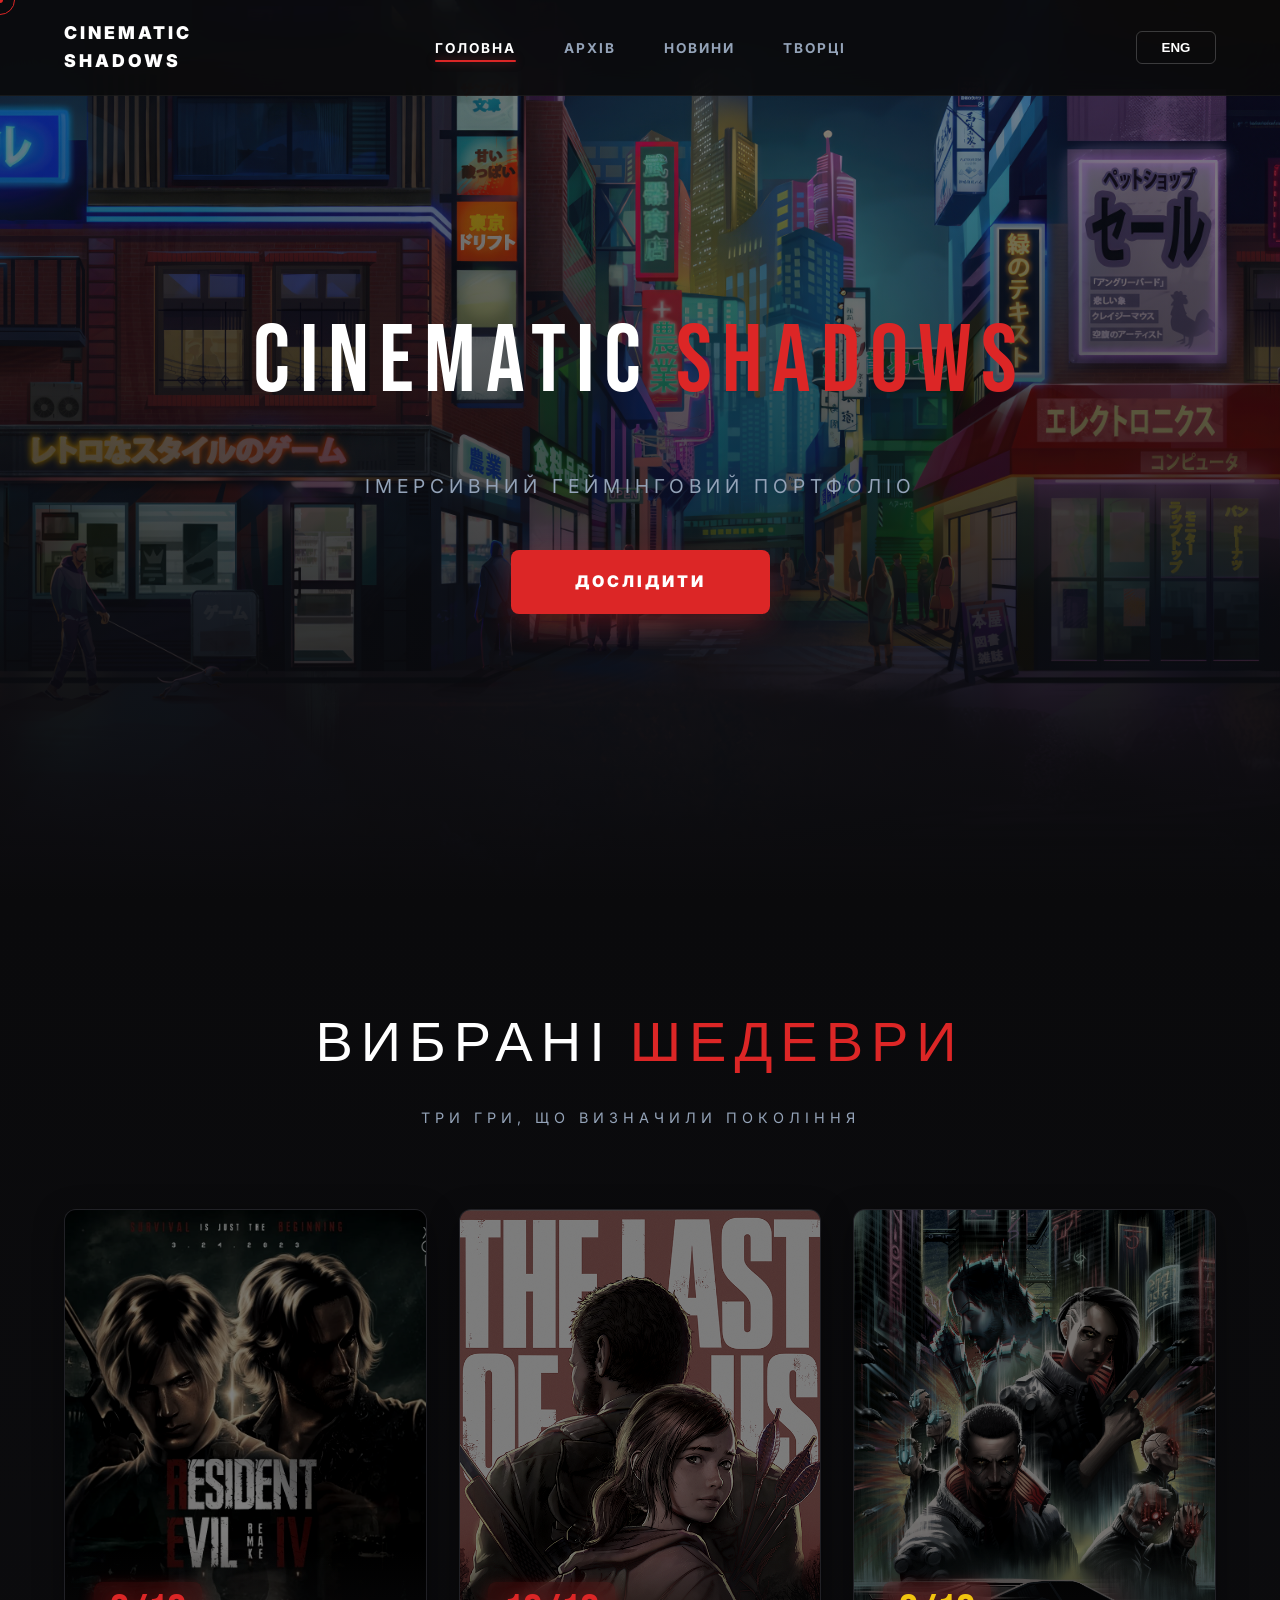
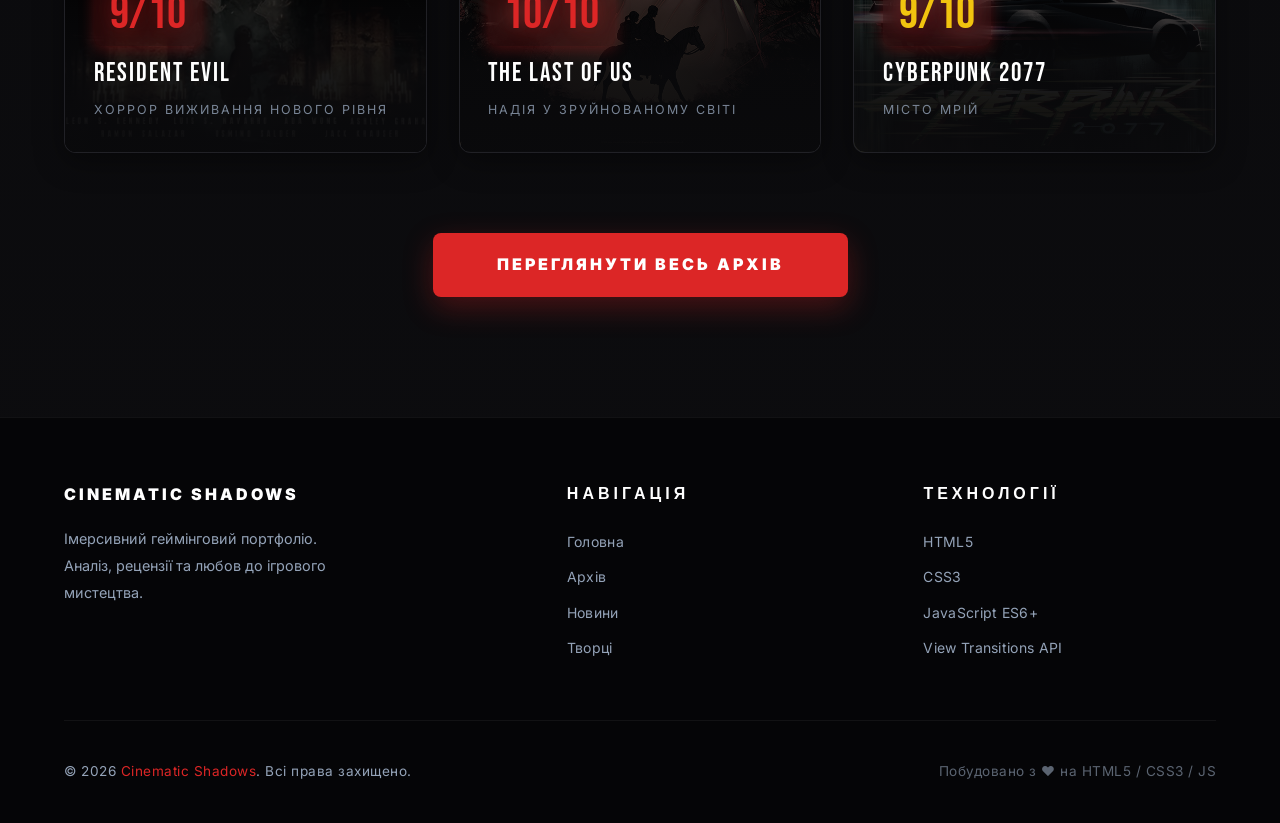
<file: index.html>
<!DOCTYPE html>
<html lang="uk">

<head>
    <meta charset="UTF-8">
    <meta name="viewport" content="width=device-width, initial-scale=1.0">
    <meta name="view-transition" content="same-origin">
    <title>Cinematic Shadows | Home</title>
    <link rel="preconnect" href="https://fonts.googleapis.com">
    <link rel="preconnect" href="https://fonts.gstatic.com" crossorigin>
    <link href="https://fonts.googleapis.com/css2?family=Bebas+Neue&family=Inter:wght@300;400;500;700&display=swap" rel="stylesheet">
    <link rel="stylesheet" href="css/styles.css">
    <link rel="stylesheet" href="css/page-styles.css">
</head>

<body class="dark-mode">
    <div class="scroll-progress"></div>
    <div id="preloader">
        <div class="preloader-logo-text">CINEMATIC<br><span class="red">SHADOWS</span></div>
        <div class="preloader-bar"><div class="preloader-bar-fill"></div></div>
    </div>
    <div class="cursor"><span class="cursor-label"></span></div>
    <div class="cursor-follower"></div>

    <header>
        <nav>
            <a href="index.html" class="logo" data-lang-key="site_logo">CINEMATIC SHADOWS</a>
            <ul class="nav-links">
                <li><a href="index.html" data-lang-key="nav_home">Головна</a></li>
                <li><a href="archive.html" data-lang-key="nav_archive">Архів</a></li>
                <li><a href="news.html" data-lang-key="nav_news">Новини</a></li>
                <li><a href="credits.html" data-lang-key="nav_credits">Творці</a></li>
            </ul>
            <div class="lang-switcher">
                <button id="lang-toggle" class="btn-lang">ENG</button>
            </div>
        </nav>
    </header>

    <main>
        <section class="hero">
            <div class="hero-bg" data-bg="hero"></div>
            <div class="hero-content reveal">
                <h1 class="split-title">
                    <span class="white" data-lang-key="hero_title_white">CINEMATIC</span> <span class="red"
                        data-lang-key="hero_title_red">SHADOWS</span>
                </h1>
                <p data-lang-key="hero_subtitle">ІМЕРСИВНИЙ ГЕЙМІНГОВИЙ ПОРТФОЛІО</p>
                <div class="cta-container">
                    <a href="archive.html" class="btn-primary" data-lang-key="cta_explore">ДОСЛІДИТИ</a>
                </div>
            </div>
        </section>

        <section class="featured-section">
            <div class="featured-header reveal">
                <h2 class="section-title">
                    <span class="white" data-lang-key="featured_title_white">ВИБРАНІ</span> <span class="red" data-lang-key="featured_title_red">ШЕДЕВРИ</span>
                </h2>
                <p class="featured-header-subtitle" data-lang-key="featured_header_subtitle">ТРИ ГРИ, ЩО ВИЗНАЧИЛИ ПОКОЛІННЯ</p>
            </div>
            <div class="featured-grid">
                <article class="featured-card game-card reveal" data-game="resident-evil">
                    <div class="featured-card-bg" data-bg="re-poster"></div>
                    <div class="featured-card-info">
                        <div class="featured-rating">9/10</div>
                        <h3 class="featured-title" data-lang-key="featured_re_title">Resident Evil</h3>
                        <p class="featured-subtitle-card" data-lang-key="featured_re_tagline">Хоррор виживання нового рівня</p>
                    </div>
                </article>
                <article class="featured-card game-card reveal" data-game="tlou">
                    <div class="featured-card-bg" data-bg="tlou-poster"></div>
                    <div class="featured-card-info">
                        <div class="featured-rating">10/10</div>
                        <h3 class="featured-title" data-lang-key="featured_tlou_title">The Last of Us</h3>
                        <p class="featured-subtitle-card" data-lang-key="featured_tlou_tagline">Надія у зруйнованому світі</p>
                    </div>
                </article>
                <article class="featured-card game-card reveal" data-game="cyberpunk">
                    <div class="featured-card-bg" data-bg="cyber-poster"></div>
                    <div class="featured-card-info">
                        <div class="featured-rating">9/10</div>
                        <h3 class="featured-title" data-lang-key="featured_cyber_title">Cyberpunk 2077</h3>
                        <p class="featured-subtitle-card" data-lang-key="featured_cyber_tagline">Місто мрій</p>
                    </div>
                </article>
            </div>
            <div class="featured-cta reveal">
                <a href="archive.html" class="btn-primary" data-lang-key="featured_cta">ПЕРЕГЛЯНУТИ ВЕСЬ АРХІВ</a>
            </div>
        </section>
    </main>

    <footer>
        <div class="footer-inner">
            <div class="footer-grid">
                <div class="footer-brand">
                    <a href="index.html" class="logo" data-lang-key="site_logo">CINEMATIC SHADOWS</a>
                    <p data-lang-key="footer_desc">Імерсивний геймінговий портфоліо. Аналіз, рецензії та любов до ігрового мистецтва.</p>
                </div>
                <div class="footer-col">
                    <h4 data-lang-key="footer_nav_title">НАВІГАЦІЯ</h4>
                    <a href="index.html" data-lang-key="nav_home">Головна</a>
                    <a href="archive.html" data-lang-key="nav_archive">Архів</a>
                    <a href="news.html" data-lang-key="nav_news">Новини</a>
                    <a href="credits.html" data-lang-key="nav_credits">Творці</a>
                </div>
                <div class="footer-col">
                    <h4 data-lang-key="footer_stack_title">ТЕХНОЛОГІЇ</h4>
                    <span>HTML5</span>
                    <span>CSS3</span>
                    <span>JavaScript ES6+</span>
                    <span>View Transitions API</span>
                </div>
            </div>
            <div class="footer-bottom">
                <p>&copy; 2026 <span class="red">Cinematic Shadows</span>. <span data-lang-key="footer_rights">Всі права захищено.</span></p>
                <p class="footer-made" data-lang-key="footer_made">Побудовано з ♥ на HTML5 / CSS3 / JS</p>
            </div>
        </div>
    </footer>

    <script src="js/script.js" type="module"></script>
</body>

</html>
</file>
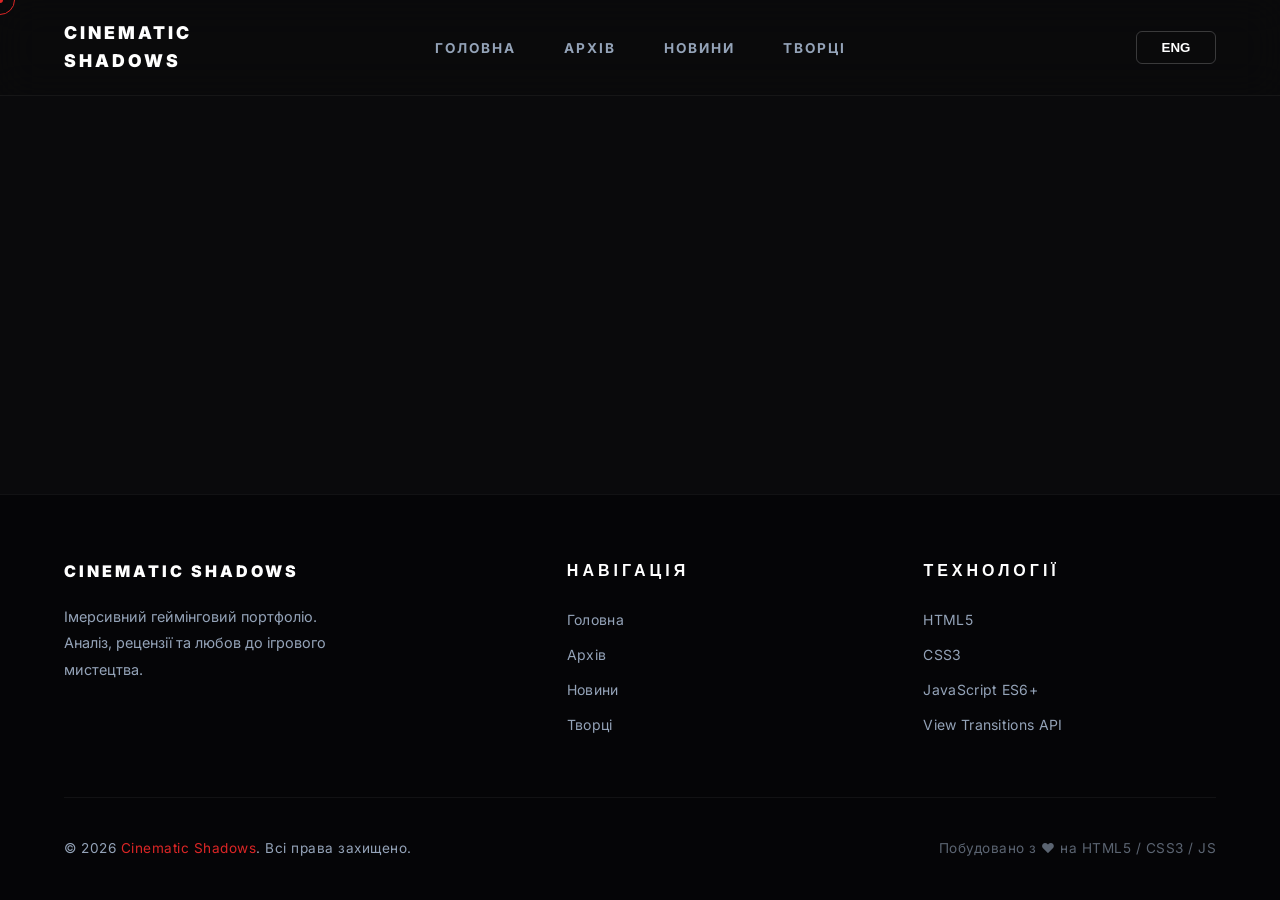
<file: article.html>
<!DOCTYPE html>
<html lang="uk">

<head>
    <meta charset="UTF-8">
    <meta name="viewport" content="width=device-width, initial-scale=1.0">
    <meta name="view-transition" content="same-origin">
    <title>Cinematic Shadows | Article</title>
    <link rel="preconnect" href="https://fonts.googleapis.com">
    <link rel="preconnect" href="https://fonts.gstatic.com" crossorigin>
    <link href="https://fonts.googleapis.com/css2?family=Bebas+Neue&family=Inter:wght@300;400;500;700&display=swap" rel="stylesheet">
    <link rel="stylesheet" href="css/styles.css">
    <link rel="stylesheet" href="css/page-styles.css">
</head>

<body class="dark-mode">
    <div class="scroll-progress"></div>
    <div id="preloader">
        <div class="preloader-logo-text">CINEMATIC<br><span class="red">SHADOWS</span></div>
        <div class="preloader-bar"><div class="preloader-bar-fill"></div></div>
    </div>
    <div class="cursor"><span class="cursor-label"></span></div>
    <div class="cursor-follower"></div>

    <header>
        <nav>
            <a href="index.html" class="logo" data-lang-key="site_logo">CINEMATIC SHADOWS</a>
            <ul class="nav-links">
                <li><a href="index.html" data-lang-key="nav_home">Головна</a></li>
                <li><a href="archive.html" data-lang-key="nav_archive">Архів</a></li>
                <li><a href="news.html" data-lang-key="nav_news">Новини</a></li>
                <li><a href="credits.html" data-lang-key="nav_credits">Творці</a></li>
            </ul>
            <div class="lang-switcher">
                <button id="lang-toggle" class="btn-lang">ENG</button>
            </div>
        </nav>
    </header>

    <main id="article-page-content">
        <!-- Injected via JS -->
    </main>

    <footer>
        <div class="footer-inner">
            <div class="footer-grid">
                <div class="footer-brand">
                    <a href="index.html" class="logo" data-lang-key="site_logo">CINEMATIC SHADOWS</a>
                    <p data-lang-key="footer_desc">Імерсивний геймінговий портфоліо. Аналіз, рецензії та любов до ігрового мистецтва.</p>
                </div>
                <div class="footer-col">
                    <h4 data-lang-key="footer_nav_title">НАВІГАЦІЯ</h4>
                    <a href="index.html" data-lang-key="nav_home">Головна</a>
                    <a href="archive.html" data-lang-key="nav_archive">Архів</a>
                    <a href="news.html" data-lang-key="nav_news">Новини</a>
                    <a href="credits.html" data-lang-key="nav_credits">Творці</a>
                </div>
                <div class="footer-col">
                    <h4 data-lang-key="footer_stack_title">ТЕХНОЛОГІЇ</h4>
                    <span>HTML5</span>
                    <span>CSS3</span>
                    <span>JavaScript ES6+</span>
                    <span>View Transitions API</span>
                </div>
            </div>
            <div class="footer-bottom">
                <p>&copy; 2026 <span class="red">Cinematic Shadows</span>. <span data-lang-key="footer_rights">Всі права захищено.</span></p>
                <p class="footer-made" data-lang-key="footer_made">Побудовано з ♥ на HTML5 / CSS3 / JS</p>
            </div>
        </div>
    </footer>

    <script src="js/script.js" type="module"></script>
</body>

</html>
</file>
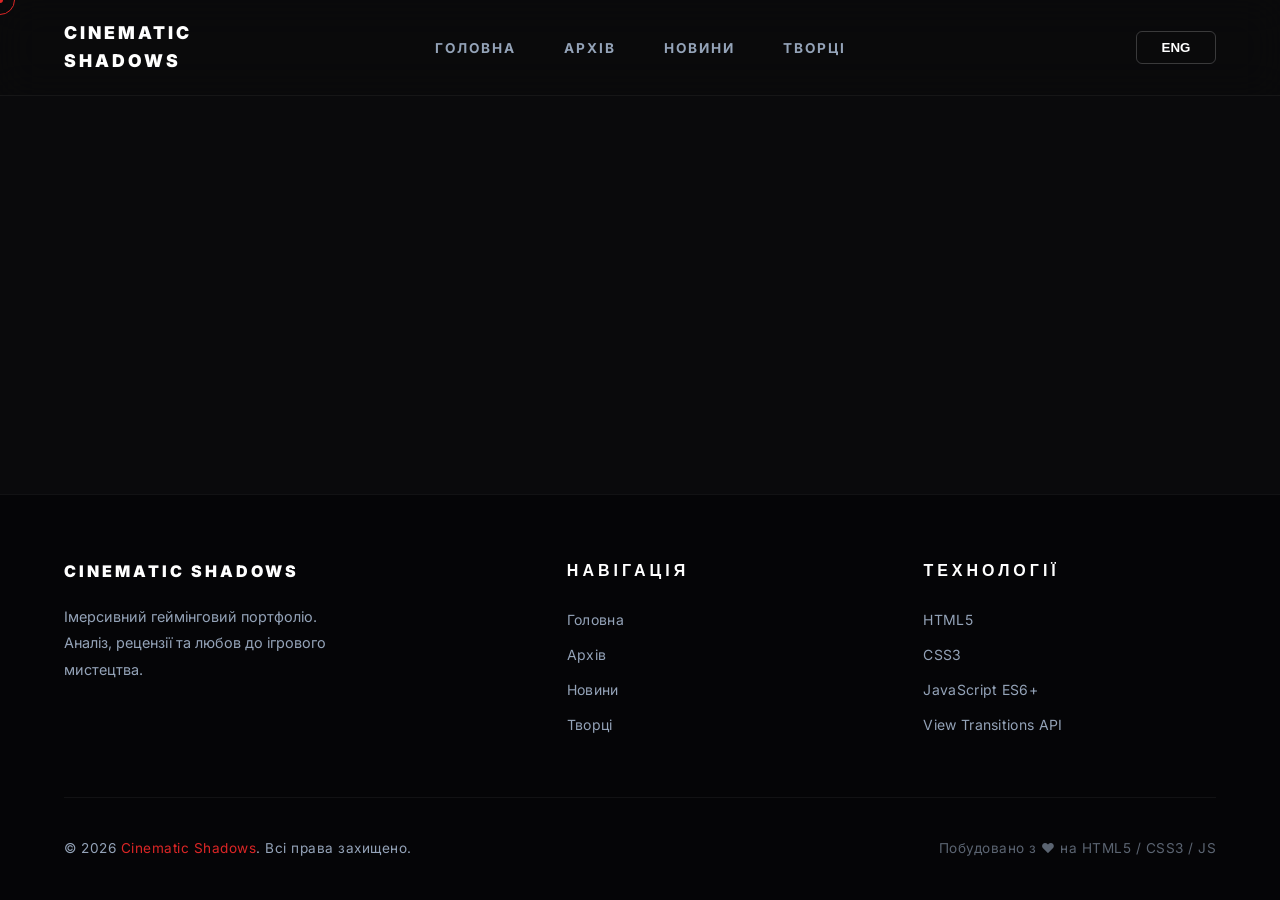
<file: collection.html>
<!DOCTYPE html>
<html lang="uk">

<head>
    <meta charset="UTF-8">
    <meta name="viewport" content="width=device-width, initial-scale=1.0">
    <meta name="view-transition" content="same-origin">
    <title>Cinematic Shadows | Collection</title>
    <link rel="preconnect" href="https://fonts.googleapis.com">
    <link rel="preconnect" href="https://fonts.gstatic.com" crossorigin>
    <link href="https://fonts.googleapis.com/css2?family=Bebas+Neue&family=Inter:wght@300;400;500;700&display=swap" rel="stylesheet">
    <link rel="stylesheet" href="css/styles.css">
    <link rel="stylesheet" href="css/page-styles.css">
    <link rel="stylesheet" href="css/collection-styles.css">
</head>

<body class="dark-mode">
    <div class="scroll-progress"></div>
    <div id="preloader">
        <div class="preloader-logo-text">CINEMATIC<br><span class="red">SHADOWS</span></div>
        <div class="preloader-bar"><div class="preloader-bar-fill"></div></div>
    </div>
    <div class="cursor"><span class="cursor-label"></span></div>
    <div class="cursor-follower"></div>

    <header>
        <nav>
            <a href="index.html" class="logo" data-lang-key="site_logo">CINEMATIC SHADOWS</a>
            <ul class="nav-links">
                <li><a href="index.html" data-lang-key="nav_home">Головна</a></li>
                <li><a href="archive.html" data-lang-key="nav_archive">Архів</a></li>
                <li><a href="news.html" data-lang-key="nav_news">Новини</a></li>
                <li><a href="credits.html" data-lang-key="nav_credits">Творці</a></li>
            </ul>
            <div class="lang-switcher">
                <button id="lang-toggle" class="btn-lang">ENG</button>
            </div>
        </nav>
    </header>

    <main id="collection-content">
        <!-- Dynamic Content -->
    </main>

    <footer>
        <div class="footer-inner">
            <div class="footer-grid">
                <div class="footer-brand">
                    <a href="index.html" class="logo" data-lang-key="site_logo">CINEMATIC SHADOWS</a>
                    <p data-lang-key="footer_desc">Імерсивний геймінговий портфоліо. Аналіз, рецензії та любов до ігрового мистецтва.</p>
                </div>
                <div class="footer-col">
                    <h4 data-lang-key="footer_nav_title">НАВІГАЦІЯ</h4>
                    <a href="index.html" data-lang-key="nav_home">Головна</a>
                    <a href="archive.html" data-lang-key="nav_archive">Архів</a>
                    <a href="news.html" data-lang-key="nav_news">Новини</a>
                    <a href="credits.html" data-lang-key="nav_credits">Творці</a>
                </div>
                <div class="footer-col">
                    <h4 data-lang-key="footer_stack_title">ТЕХНОЛОГІЇ</h4>
                    <span>HTML5</span>
                    <span>CSS3</span>
                    <span>JavaScript ES6+</span>
                    <span>View Transitions API</span>
                </div>
            </div>
            <div class="footer-bottom">
                <p>&copy; 2026 <span class="red">Cinematic Shadows</span>. <span data-lang-key="footer_rights">Всі права захищено.</span></p>
                <p class="footer-made" data-lang-key="footer_made">Побудовано з ♥ на HTML5 / CSS3 / JS</p>
            </div>
        </div>
    </footer>

    <script src="js/collection-script.js" type="module"></script>
</body>

</html>
</file>
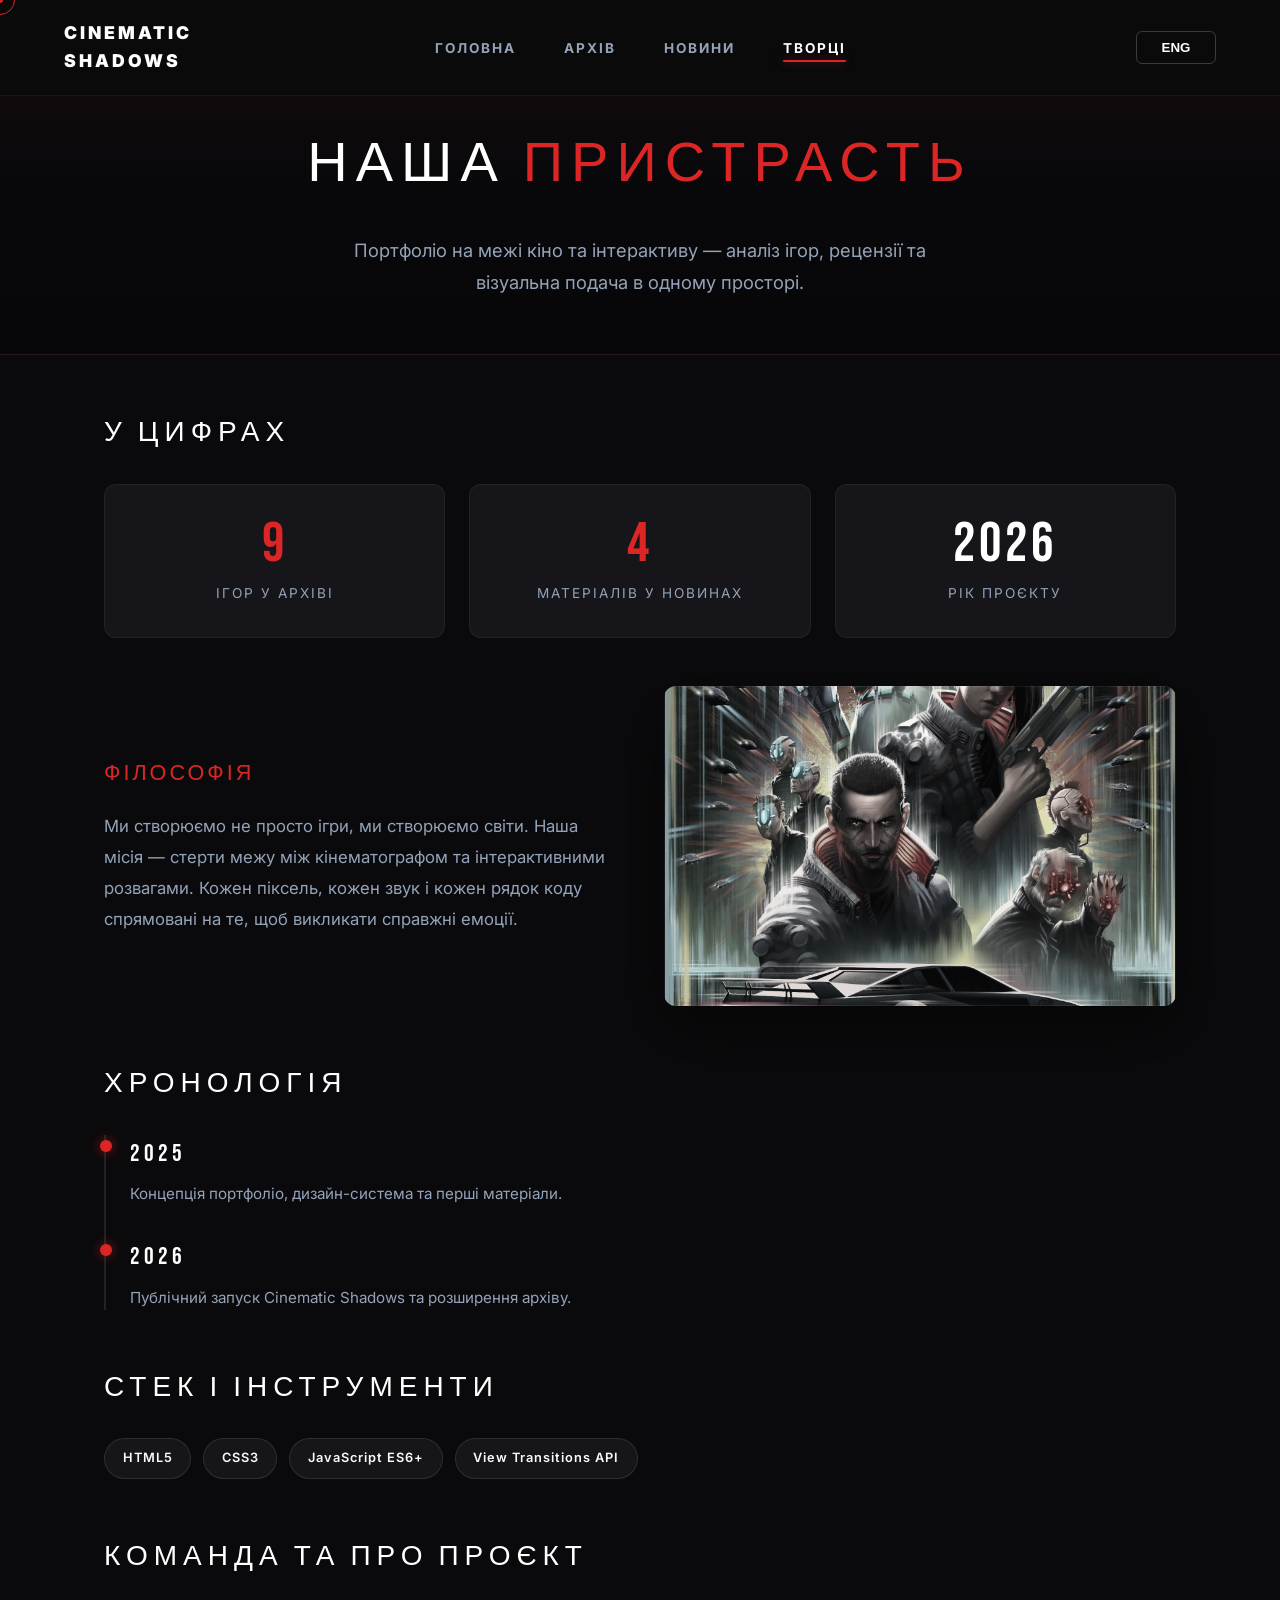
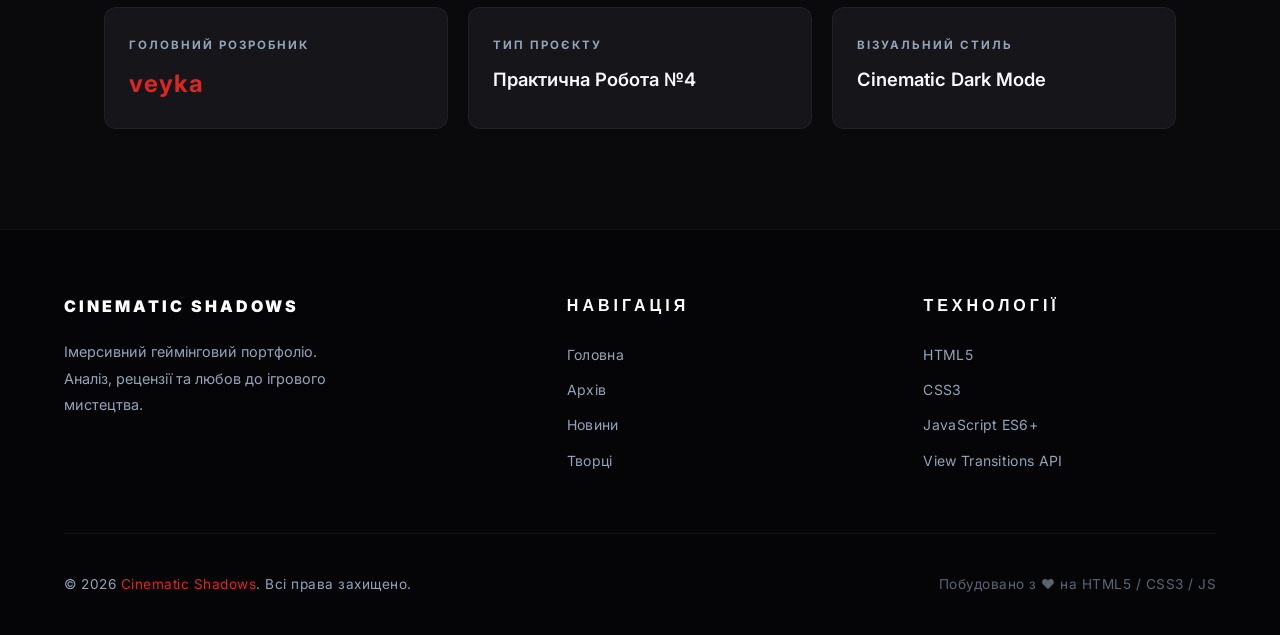
<file: credits.html>
<!DOCTYPE html>
<html lang="uk">

<head>
    <meta charset="UTF-8">
    <meta name="viewport" content="width=device-width, initial-scale=1.0">
    <meta name="view-transition" content="same-origin">
    <title>Cinematic Shadows | Credits</title>
    <link rel="preconnect" href="https://fonts.googleapis.com">
    <link rel="preconnect" href="https://fonts.gstatic.com" crossorigin>
    <link href="https://fonts.googleapis.com/css2?family=Bebas+Neue&family=Inter:wght@300;400;500;700&display=swap" rel="stylesheet">
    <link rel="stylesheet" href="css/styles.css">
    <link rel="stylesheet" href="css/page-styles.css">
</head>

<body class="dark-mode">
    <div class="scroll-progress"></div>
    <div id="preloader">
        <div class="preloader-logo-text">CINEMATIC<br><span class="red">SHADOWS</span></div>
        <div class="preloader-bar"><div class="preloader-bar-fill"></div></div>
    </div>
    <div class="cursor"><span class="cursor-label"></span></div>
    <div class="cursor-follower"></div>

    <header>
        <nav>
            <a href="index.html" class="logo" data-lang-key="site_logo">CINEMATIC SHADOWS</a>
            <ul class="nav-links">
                <li><a href="index.html" data-lang-key="nav_home">Головна</a></li>
                <li><a href="archive.html" data-lang-key="nav_archive">Архів</a></li>
                <li><a href="news.html" data-lang-key="nav_news">Новини</a></li>
                <li><a href="credits.html" data-lang-key="nav_credits">Творці</a></li>
            </ul>
            <div class="lang-switcher">
                <button id="lang-toggle" class="btn-lang">ENG</button>
            </div>
        </nav>
    </header>

    <main>
        <div class="credits-page">
            <section class="credits-section">
            <div class="credits-hero">
                <div class="credits-hero-inner">
                    <h2 class="section-title reveal">
                        <span class="white" data-lang-key="credits_title_white">НАША</span>
                        <span class="red" data-lang-key="credits_title_red">ПРИСТРАСТЬ</span>
                    </h2>
                    <p class="credits-hero-tagline reveal" data-lang-key="credits_hero_tagline">Портфоліо на межі кіно та інтерактиву — аналіз ігор, рецензії та візуальна подача в одному просторі.</p>
                </div>
            </div>

            <div class="credits-inner">
                <h3 class="credits-subsection-title reveal" data-lang-key="credits_section_stats">У ЦИФРАХ</h3>
                <div class="credits-stats reveal" data-credits-stats>
                    <article class="credits-stat-card">
                        <span class="credits-stat-value" data-stat-target="9">0</span>
                        <span class="credits-stat-label" data-lang-key="credits_stat_games_label">Ігор у архіві</span>
                    </article>
                    <article class="credits-stat-card">
                        <span class="credits-stat-value" data-stat-target="4">0</span>
                        <span class="credits-stat-label" data-lang-key="credits_stat_news_label">Матеріалів у новинах</span>
                    </article>
                    <article class="credits-stat-card credits-stat-card--static">
                        <span class="credits-stat-value credits-stat-value--year">2026</span>
                        <span class="credits-stat-label" data-lang-key="credits_stat_year_label">Рік проєкту</span>
                    </article>
                </div>

                <div class="credits-about-grid">
                    <article class="credits-about-text reveal">
                        <h3 class="credits-block-title" data-lang-key="about_phil_title">ФІЛОСОФІЯ</h3>
                        <p class="credits-prose" data-lang-key="about_phil_text">
                            Ми створюємо не просто ігри, ми створюємо світи. Наша місія — стерти межу між кінематографом та інтерактивними розвагами. Кожен піксель, кожен звук і кожен рядок коду спрямовані на те, щоб викликати справжні емоції.
                        </p>
                    </article>
                    <figure class="credits-about-figure reveal">
                        <div class="credits-about-image" role="img" aria-hidden="true"></div>
                    </figure>
                </div>

                <h3 class="credits-subsection-title reveal" data-lang-key="credits_timeline_title">ХРОНОЛОГІЯ</h3>
                <ol class="credits-timeline reveal">
                    <li class="credits-timeline-item">
                        <span class="credits-timeline-dot"></span>
                        <div class="credits-timeline-body">
                            <span class="credits-timeline-year" data-lang-key="credits_timeline_step1_title">2025</span>
                            <p class="credits-timeline-desc" data-lang-key="credits_timeline_step1_text">Концепція портфоліо, дизайн-система та перші матеріали.</p>
                        </div>
                    </li>
                    <li class="credits-timeline-item">
                        <span class="credits-timeline-dot"></span>
                        <div class="credits-timeline-body">
                            <span class="credits-timeline-year" data-lang-key="credits_timeline_step2_title">2026</span>
                            <p class="credits-timeline-desc" data-lang-key="credits_timeline_step2_text">Публічний запуск Cinematic Shadows та розширення архіву.</p>
                        </div>
                    </li>
                </ol>

                <h3 class="credits-subsection-title reveal" data-lang-key="credits_section_stack_heading">СТЕК І ІНСТРУМЕНТИ</h3>
                <div class="credits-badge-grid reveal">
                    <span class="credits-badge">HTML5</span>
                    <span class="credits-badge">CSS3</span>
                    <span class="credits-badge">JavaScript ES6+</span>
                    <span class="credits-badge">View Transitions API</span>
                </div>

                <h3 class="credits-subsection-title reveal" data-lang-key="credits_section_team_heading">КОМАНДА ТА ПРО ПРОЄКТ</h3>
                <div class="credits-meta-grid reveal">
                    <article class="credits-meta-card">
                        <p class="credits-meta-label" data-lang-key="credits_lead_label">ГОЛОВНИЙ РОЗРОБНИК</p>
                        <p class="credits-meta-value credits-meta-value--accent">veyka</p>
                    </article>
                    <article class="credits-meta-card">
                        <p class="credits-meta-label" data-lang-key="credits_type_label">ТИП ПРОЄКТУ</p>
                        <p class="credits-meta-value" data-lang-key="credits_type_value">Практична Робота №4</p>
                    </article>
                    <article class="credits-meta-card">
                        <p class="credits-meta-label" data-lang-key="credits_aesthetic_label">ВІЗУАЛЬНИЙ СТИЛЬ</p>
                        <p class="credits-meta-value" data-lang-key="credits_aesthetic_value">Cinematic Dark Mode</p>
                    </article>
                </div>
            </div>
            </section>
        </div>
    </main>

    <footer>
        <div class="footer-inner">
            <div class="footer-grid">
                <div class="footer-brand">
                    <a href="index.html" class="logo" data-lang-key="site_logo">CINEMATIC SHADOWS</a>
                    <p data-lang-key="footer_desc">Імерсивний геймінговий портфоліо. Аналіз, рецензії та любов до ігрового мистецтва.</p>
                </div>
                <div class="footer-col">
                    <h4 data-lang-key="footer_nav_title">НАВІГАЦІЯ</h4>
                    <a href="index.html" data-lang-key="nav_home">Головна</a>
                    <a href="archive.html" data-lang-key="nav_archive">Архів</a>
                    <a href="news.html" data-lang-key="nav_news">Новини</a>
                    <a href="credits.html" data-lang-key="nav_credits">Творці</a>
                </div>
                <div class="footer-col">
                    <h4 data-lang-key="footer_stack_title">ТЕХНОЛОГІЇ</h4>
                    <span>HTML5</span>
                    <span>CSS3</span>
                    <span>JavaScript ES6+</span>
                    <span>View Transitions API</span>
                </div>
            </div>
            <div class="footer-bottom">
                <p>&copy; 2026 <span class="red">Cinematic Shadows</span>. <span data-lang-key="footer_rights">Всі права захищено.</span></p>
                <p class="footer-made" data-lang-key="footer_made">Побудовано з ♥ на HTML5 / CSS3 / JS</p>
            </div>
        </div>
    </footer>

    <script src="js/script.js" type="module"></script>
</body>

</html>
</file>
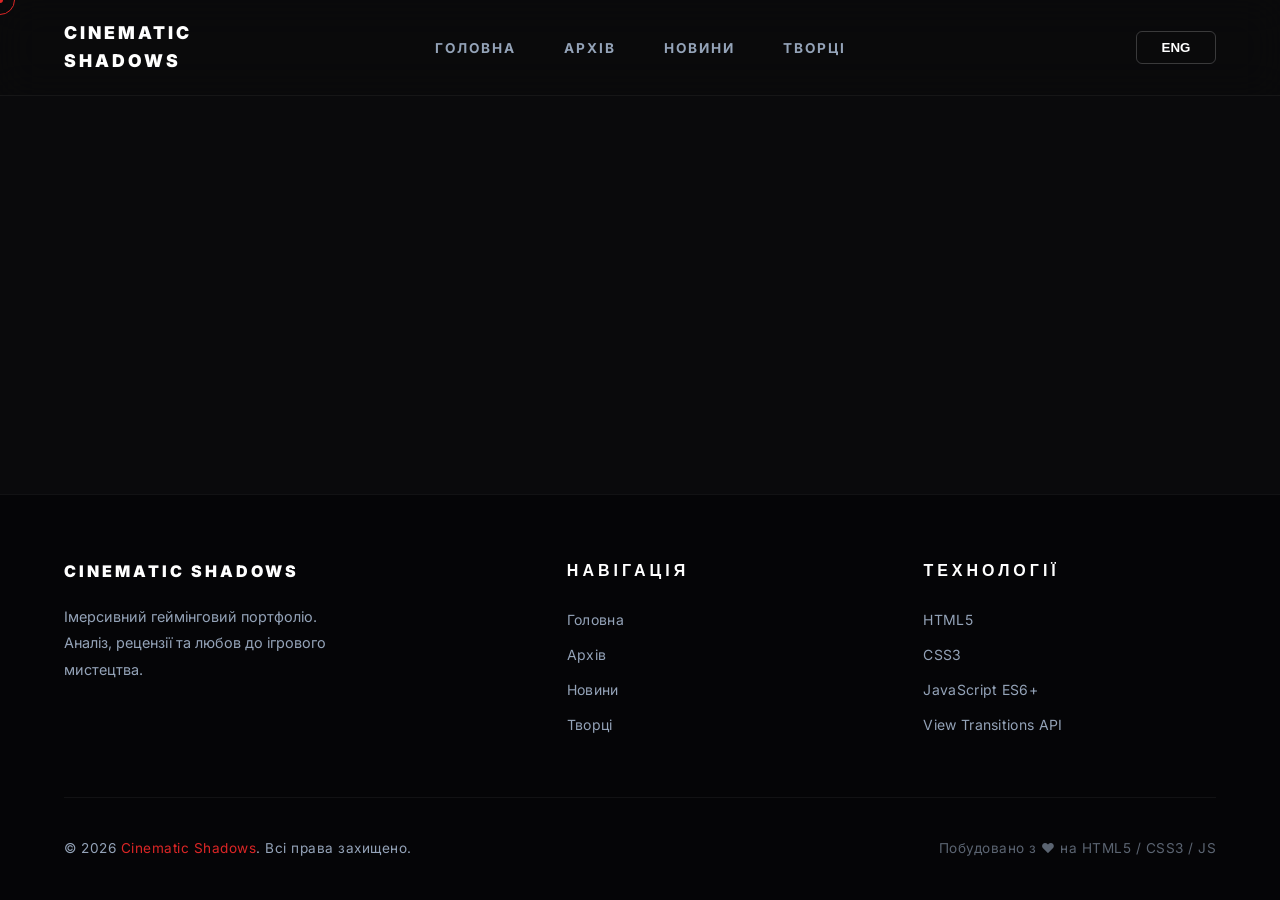
<file: game.html>
<!DOCTYPE html>
<html lang="uk">

<head>
    <meta charset="UTF-8">
    <meta name="viewport" content="width=device-width, initial-scale=1.0">
    <meta name="view-transition" content="same-origin">
    <title>Cinematic Shadows | Game Details</title>
    <link rel="preconnect" href="https://fonts.googleapis.com">
    <link rel="preconnect" href="https://fonts.gstatic.com" crossorigin>
    <link href="https://fonts.googleapis.com/css2?family=Bebas+Neue&family=Inter:wght@300;400;500;700&display=swap" rel="stylesheet">
    <link rel="stylesheet" href="css/styles.css">
    <link rel="stylesheet" href="css/page-styles.css">
</head>

<body class="dark-mode">
    <div class="scroll-progress"></div>
    <div id="preloader">
        <div class="preloader-logo-text">CINEMATIC<br><span class="red">SHADOWS</span></div>
        <div class="preloader-bar"><div class="preloader-bar-fill"></div></div>
    </div>
    <div class="cursor"><span class="cursor-label"></span></div>
    <div class="cursor-follower"></div>

    <header>
        <nav>
            <a href="index.html" class="logo" data-lang-key="site_logo">CINEMATIC SHADOWS</a>
            <ul class="nav-links">
                <li><a href="index.html" data-lang-key="nav_home">Головна</a></li>
                <li><a href="archive.html" data-lang-key="nav_archive">Архів</a></li>
                <li><a href="news.html" data-lang-key="nav_news">Новини</a></li>
                <li><a href="credits.html" data-lang-key="nav_credits">Творці</a></li>
            </ul>
            <div class="lang-switcher">
                <button id="lang-toggle" class="btn-lang">ENG</button>
            </div>
        </nav>
    </header>

    <main id="game-page-content">
        <!-- Dynamic Content -->
    </main>

    <footer>
        <div class="footer-inner">
            <div class="footer-grid">
                <div class="footer-brand">
                    <a href="index.html" class="logo" data-lang-key="site_logo">CINEMATIC SHADOWS</a>
                    <p data-lang-key="footer_desc">Імерсивний геймінговий портфоліо. Аналіз, рецензії та любов до ігрового мистецтва.</p>
                </div>
                <div class="footer-col">
                    <h4 data-lang-key="footer_nav_title">НАВІГАЦІЯ</h4>
                    <a href="index.html" data-lang-key="nav_home">Головна</a>
                    <a href="archive.html" data-lang-key="nav_archive">Архів</a>
                    <a href="news.html" data-lang-key="nav_news">Новини</a>
                    <a href="credits.html" data-lang-key="nav_credits">Творці</a>
                </div>
                <div class="footer-col">
                    <h4 data-lang-key="footer_stack_title">ТЕХНОЛОГІЇ</h4>
                    <span>HTML5</span>
                    <span>CSS3</span>
                    <span>JavaScript ES6+</span>
                    <span>View Transitions API</span>
                </div>
            </div>
            <div class="footer-bottom">
                <p>&copy; 2026 <span class="red">Cinematic Shadows</span>. <span data-lang-key="footer_rights">Всі права захищено.</span></p>
                <p class="footer-made" data-lang-key="footer_made">Побудовано з ♥ на HTML5 / CSS3 / JS</p>
            </div>
        </div>
    </footer>

    <script src="js/script.js" type="module"></script>
</body>

</html>
</file>
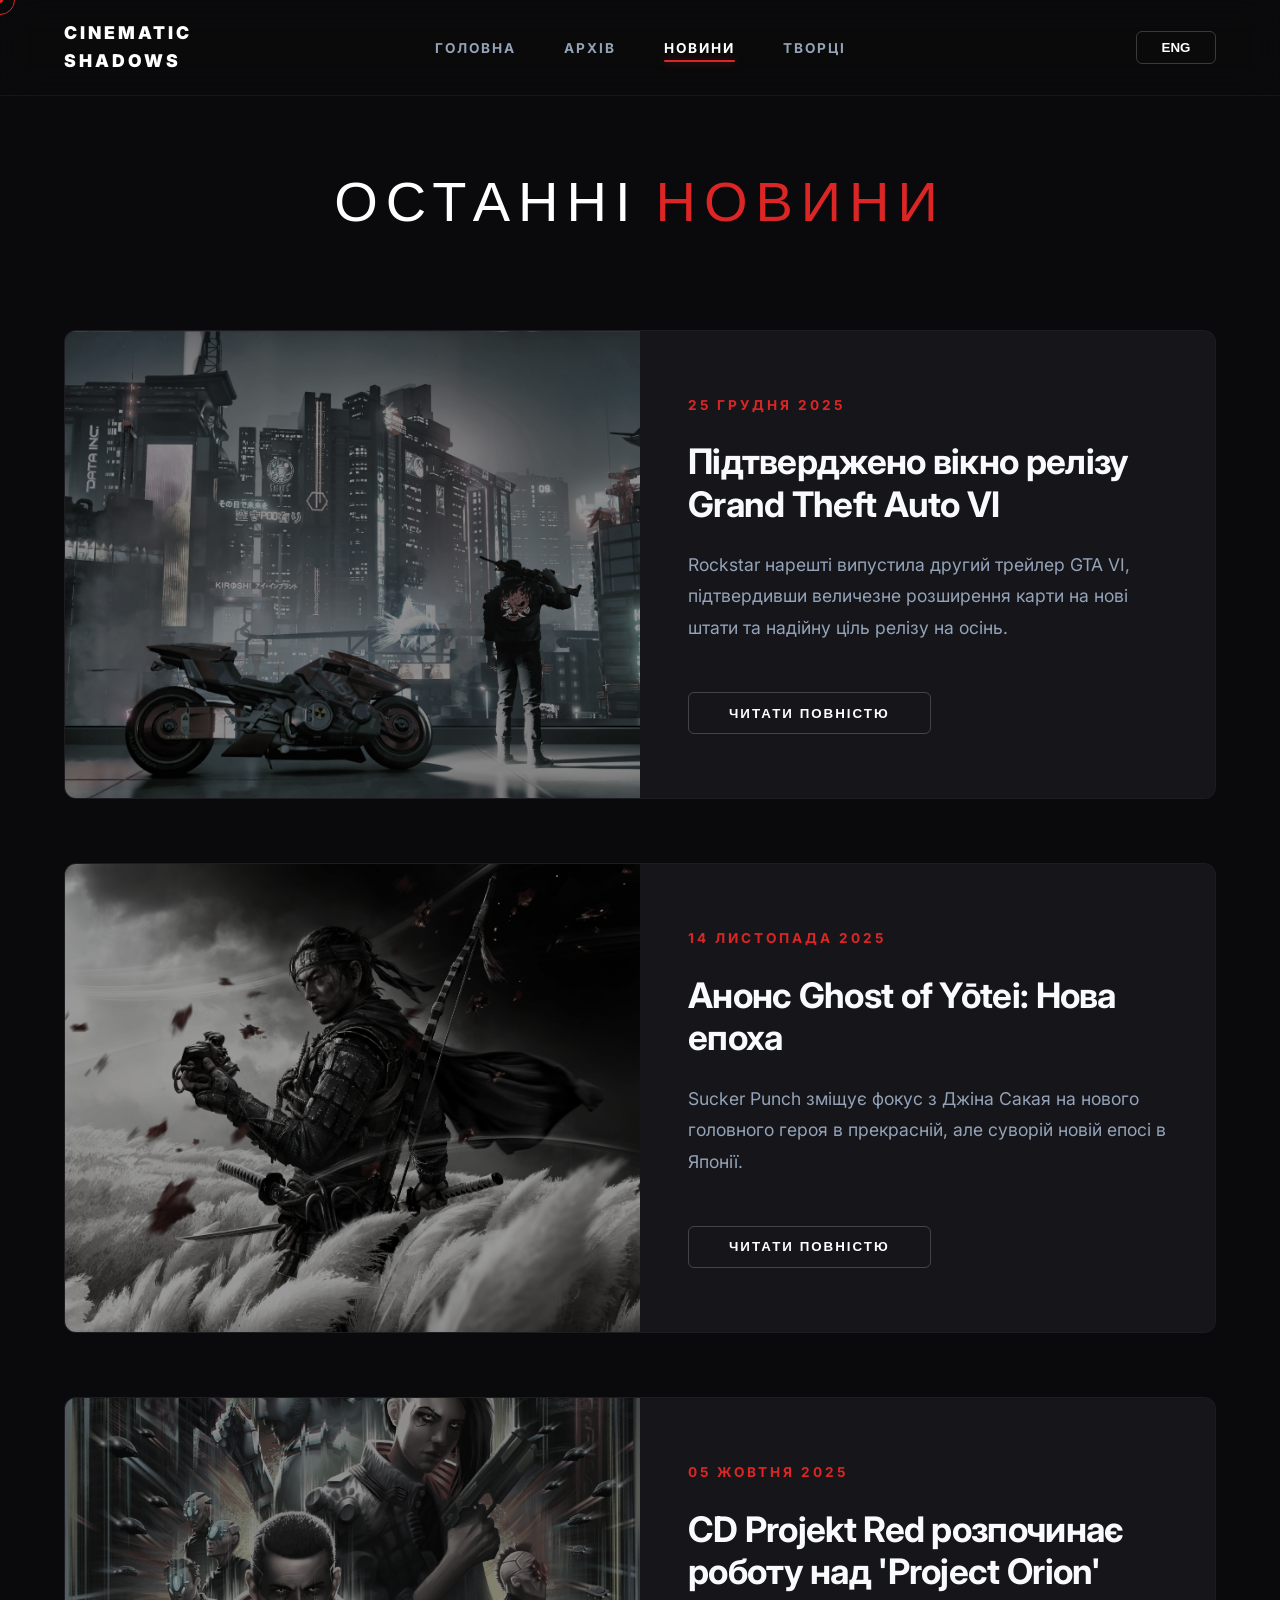
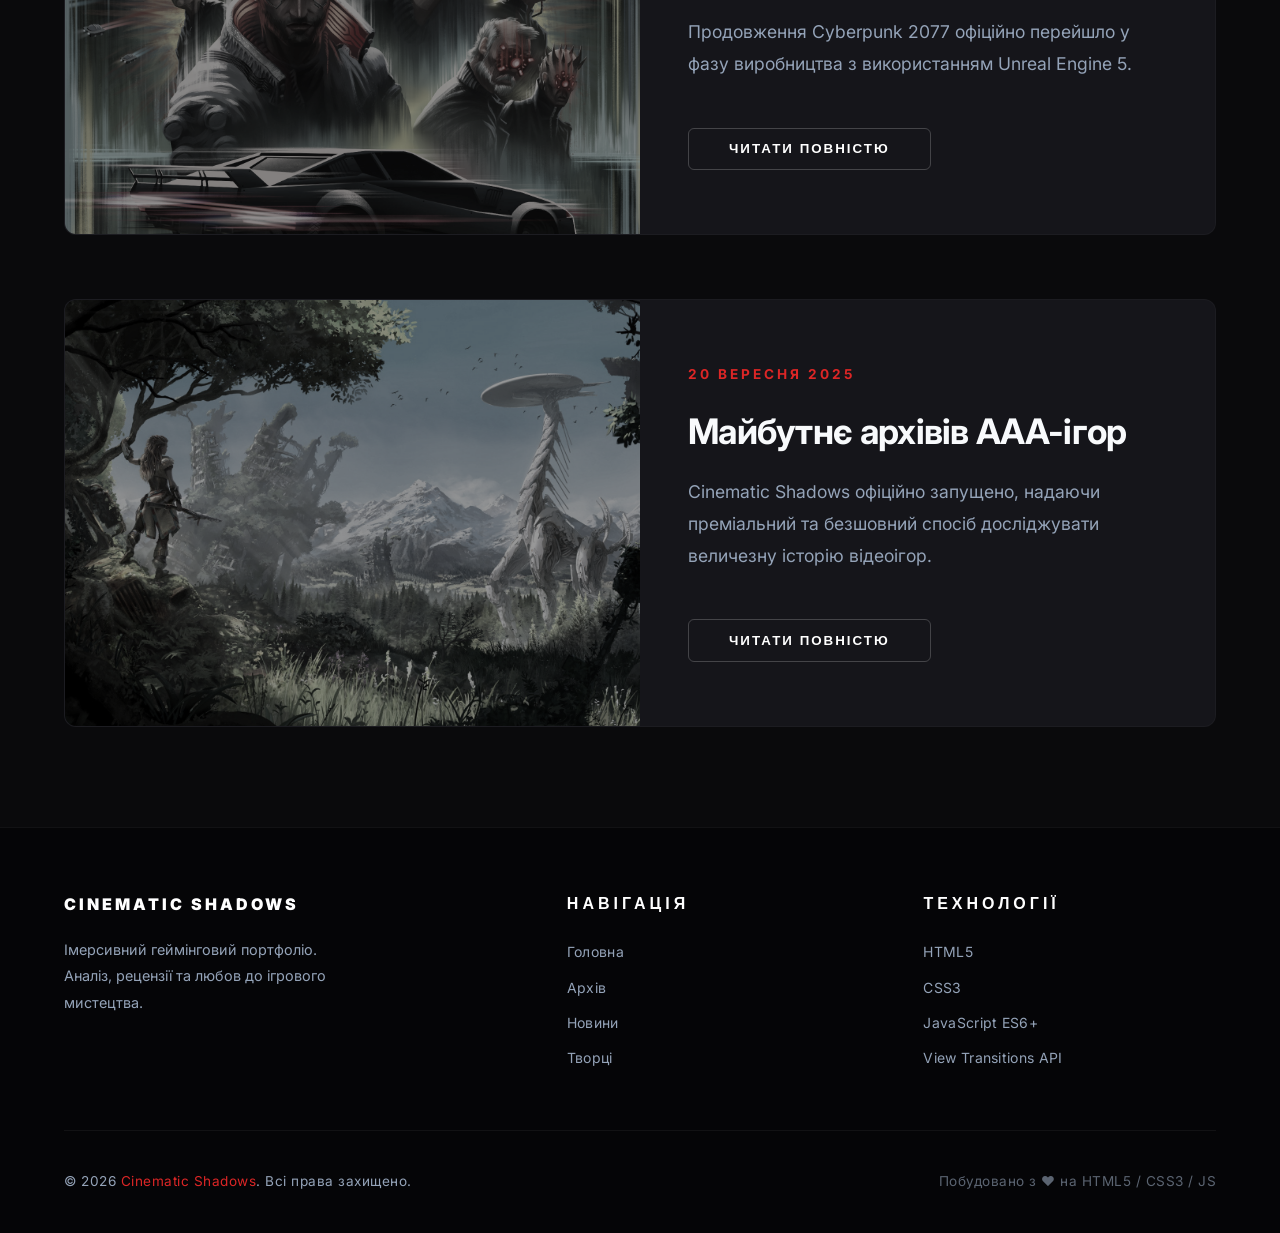
<file: news.html>
<!DOCTYPE html>
<html lang="uk">

<head>
    <meta charset="UTF-8">
    <meta name="viewport" content="width=device-width, initial-scale=1.0">
    <meta name="view-transition" content="same-origin">
    <title>Cinematic Shadows | News</title>
    <link rel="preconnect" href="https://fonts.googleapis.com">
    <link rel="preconnect" href="https://fonts.gstatic.com" crossorigin>
    <link href="https://fonts.googleapis.com/css2?family=Bebas+Neue&family=Inter:wght@300;400;500;700&display=swap" rel="stylesheet">
    <link rel="stylesheet" href="css/styles.css">
    <link rel="stylesheet" href="css/page-styles.css">
</head>

<body class="dark-mode">
    <div class="scroll-progress"></div>
    <div id="preloader">
        <div class="preloader-logo-text">CINEMATIC<br><span class="red">SHADOWS</span></div>
        <div class="preloader-bar"><div class="preloader-bar-fill"></div></div>
    </div>
    <div class="cursor"><span class="cursor-label"></span></div>
    <div class="cursor-follower"></div>

    <header>
        <nav>
            <a href="index.html" class="logo" data-lang-key="site_logo">CINEMATIC SHADOWS</a>
            <ul class="nav-links">
                <li><a href="index.html" data-lang-key="nav_home">Головна</a></li>
                <li><a href="archive.html" data-lang-key="nav_archive">Архів</a></li>
                <li><a href="news.html" data-lang-key="nav_news">Новини</a></li>
                <li><a href="credits.html" data-lang-key="nav_credits">Творці</a></li>
            </ul>
            <div class="lang-switcher">
                <button id="lang-toggle" class="btn-lang">ENG</button>
            </div>
        </nav>
    </header>

    <main>
        <section class="news-section">
            <h2 class="section-title reveal">
                <span class="white" data-lang-key="news_section_white">ОСТАННІ</span> <span class="red"
                    data-lang-key="news_section_red">НОВИНИ</span>
            </h2>
            <div id="news-grid" class="news-grid">
                <!-- Articles will be rendered dynamically by script.js -->
            </div>
        </section>
    </main>

    <footer>
        <div class="footer-inner">
            <div class="footer-grid">
                <div class="footer-brand">
                    <a href="index.html" class="logo" data-lang-key="site_logo">CINEMATIC SHADOWS</a>
                    <p data-lang-key="footer_desc">Імерсивний геймінговий портфоліо. Аналіз, рецензії та любов до ігрового мистецтва.</p>
                </div>
                <div class="footer-col">
                    <h4 data-lang-key="footer_nav_title">НАВІГАЦІЯ</h4>
                    <a href="index.html" data-lang-key="nav_home">Головна</a>
                    <a href="archive.html" data-lang-key="nav_archive">Архів</a>
                    <a href="news.html" data-lang-key="nav_news">Новини</a>
                    <a href="credits.html" data-lang-key="nav_credits">Творці</a>
                </div>
                <div class="footer-col">
                    <h4 data-lang-key="footer_stack_title">ТЕХНОЛОГІЇ</h4>
                    <span>HTML5</span>
                    <span>CSS3</span>
                    <span>JavaScript ES6+</span>
                    <span>View Transitions API</span>
                </div>
            </div>
            <div class="footer-bottom">
                <p>&copy; 2026 <span class="red">Cinematic Shadows</span>. <span data-lang-key="footer_rights">Всі права захищено.</span></p>
                <p class="footer-made" data-lang-key="footer_made">Побудовано з ♥ на HTML5 / CSS3 / JS</p>
            </div>
        </div>
    </footer>

    <script src="js/script.js" type="module"></script>
</body>

</html>
</file>
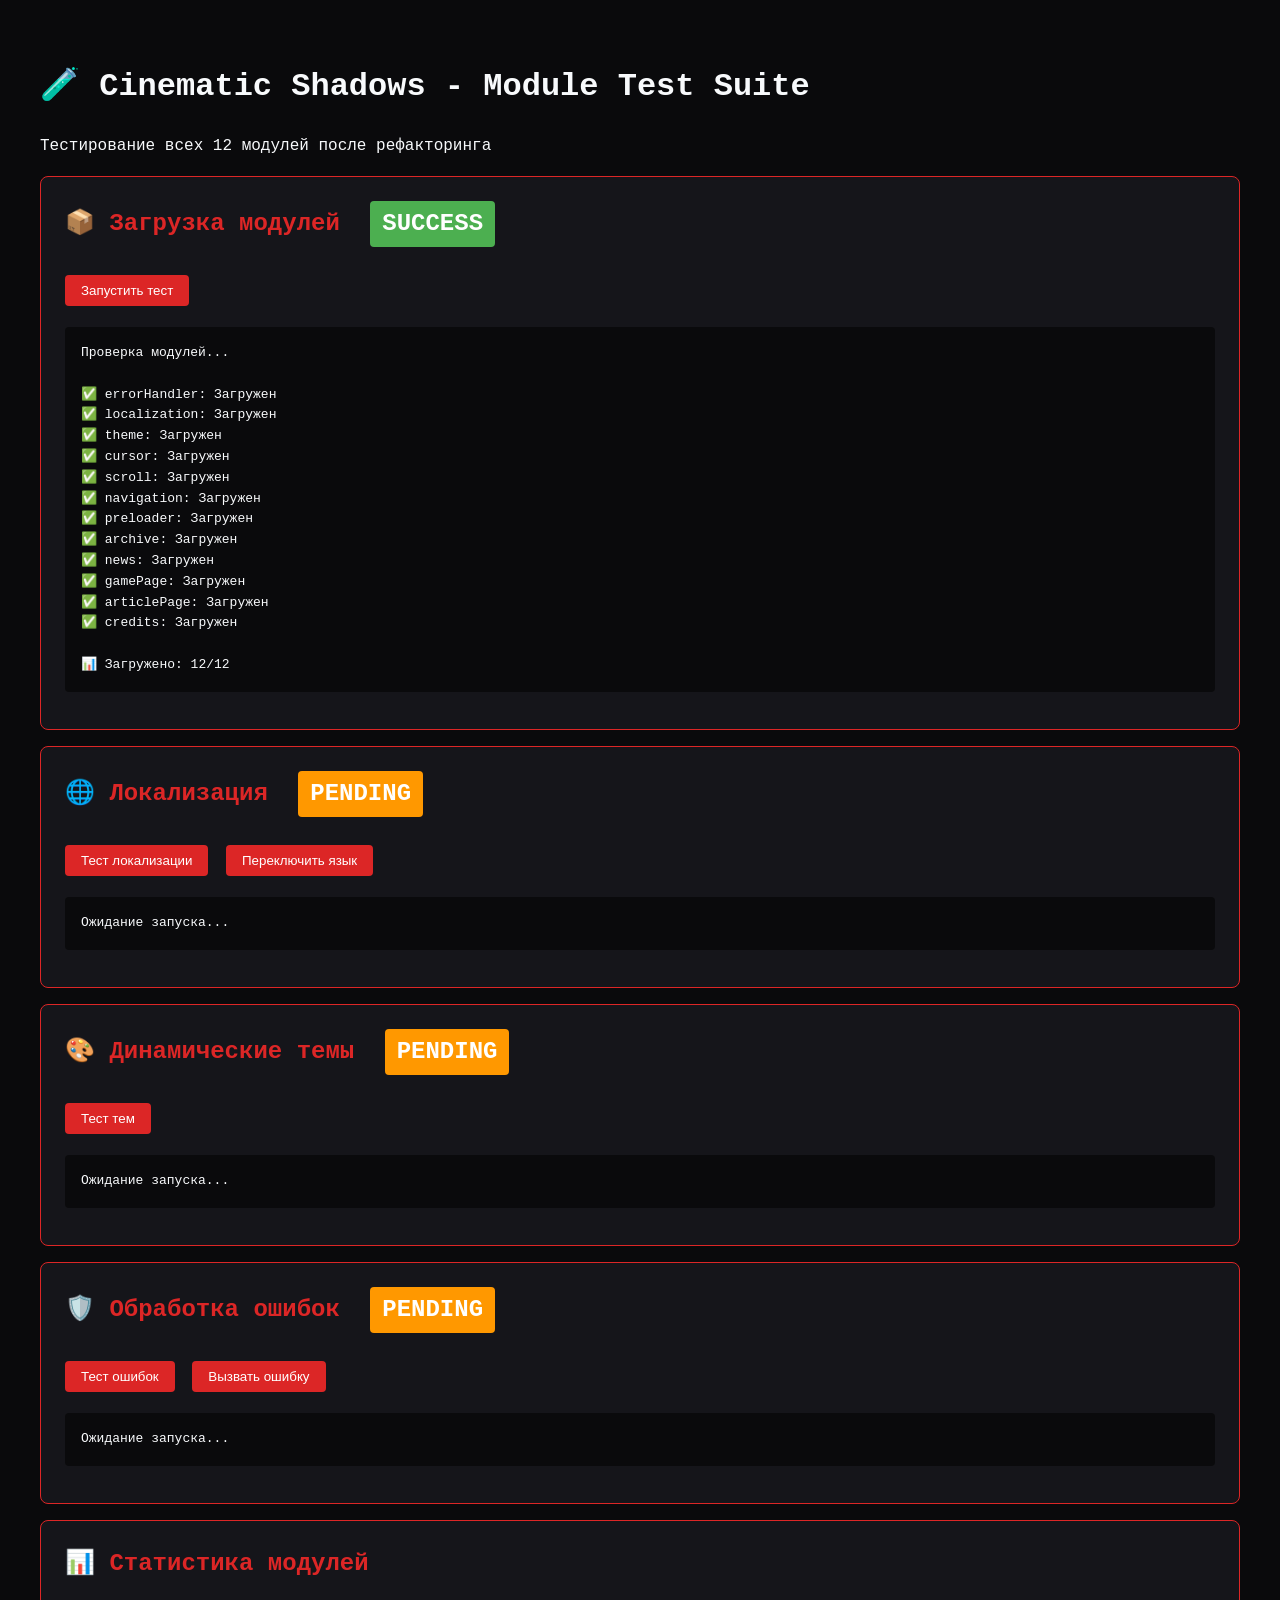
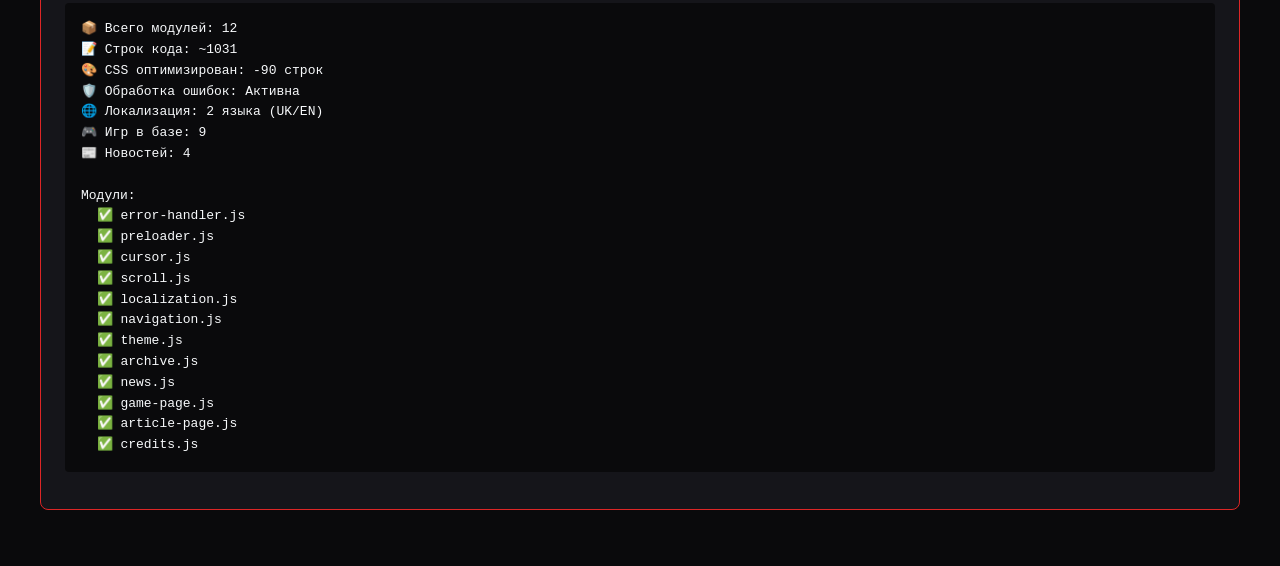
<file: test-modules.html>
<!DOCTYPE html>
<html lang="uk">
<head>
    <meta charset="UTF-8">
    <meta name="viewport" content="width=device-width, initial-scale=1.0">
    <title>Module Test - Cinematic Shadows</title>
    <style>
        body {
            font-family: 'Courier New', monospace;
            background: #0a0a0c;
            color: #f8fafc;
            padding: 2rem;
            line-height: 1.6;
        }
        .test-section {
            background: #15151a;
            border: 1px solid #dc2626;
            border-radius: 8px;
            padding: 1.5rem;
            margin-bottom: 1rem;
        }
        .test-section h2 {
            color: #dc2626;
            margin-top: 0;
        }
        .status {
            display: inline-block;
            padding: 0.25rem 0.75rem;
            border-radius: 4px;
            font-weight: bold;
            margin-left: 1rem;
        }
        .status.success { background: #4caf50; color: white; }
        .status.error { background: #f44336; color: white; }
        .status.pending { background: #ff9800; color: white; }
        pre {
            background: #0a0a0c;
            padding: 1rem;
            border-radius: 4px;
            overflow-x: auto;
        }
        button {
            background: #dc2626;
            color: white;
            border: none;
            padding: 0.5rem 1rem;
            border-radius: 4px;
            cursor: pointer;
            margin: 0.5rem 0.5rem 0.5rem 0;
        }
        button:hover {
            background: #ff1f1f;
        }
    </style>
</head>
<body>
    <h1>🧪 Cinematic Shadows - Module Test Suite</h1>
    <p>Тестирование всех 12 модулей после рефакторинга</p>

    <div class="test-section">
        <h2>📦 Загрузка модулей <span class="status pending" id="status-load">PENDING</span></h2>
        <button onclick="testModuleLoading()">Запустить тест</button>
        <pre id="result-load">Ожидание запуска...</pre>
    </div>

    <div class="test-section">
        <h2>🌐 Локализация <span class="status pending" id="status-lang">PENDING</span></h2>
        <button onclick="testLocalization()">Тест локализации</button>
        <button onclick="switchLanguage()">Переключить язык</button>
        <pre id="result-lang">Ожидание запуска...</pre>
    </div>

    <div class="test-section">
        <h2>🎨 Динамические темы <span class="status pending" id="status-theme">PENDING</span></h2>
        <button onclick="testTheme()">Тест тем</button>
        <pre id="result-theme">Ожидание запуска...</pre>
    </div>

    <div class="test-section">
        <h2>🛡️ Обработка ошибок <span class="status pending" id="status-error">PENDING</span></h2>
        <button onclick="testErrorHandler()">Тест ошибок</button>
        <button onclick="triggerError()">Вызвать ошибку</button>
        <pre id="result-error">Ожидание запуска...</pre>
    </div>

    <div class="test-section">
        <h2>📊 Статистика модулей</h2>
        <pre id="stats">Загрузка статистики...</pre>
    </div>

    <script type="module">
        import { errorHandler } from './js/modules/error-handler.js';
        import { localization } from './js/modules/localization.js';
        import { theme } from './js/modules/theme.js';
        import { cursor } from './js/modules/cursor.js';
        import { scroll } from './js/modules/scroll.js';
        import { navigation } from './js/modules/navigation.js';
        import { preloader } from './js/modules/preloader.js';
        import { archive } from './js/modules/archive.js';
        import { news } from './js/modules/news.js';
        import { gamePage } from './js/modules/game-page.js';
        import { articlePage } from './js/modules/article-page.js';
        import { credits } from './js/modules/credits.js';

        window.modules = {
            errorHandler,
            localization,
            theme,
            cursor,
            scroll,
            navigation,
            preloader,
            archive,
            news,
            gamePage,
            articlePage,
            credits
        };

        // Auto-run on load
        window.addEventListener('load', () => {
            updateStats();
            testModuleLoading();
        });

        window.testModuleLoading = async () => {
            const result = document.getElementById('result-load');
            const status = document.getElementById('status-load');

            try {
                result.textContent = 'Проверка модулей...\n\n';

                const modules = Object.keys(window.modules);
                let loaded = 0;

                for (const name of modules) {
                    const module = window.modules[name];
                    if (module && typeof module === 'object') {
                        result.textContent += `✅ ${name}: Загружен\n`;
                        loaded++;
                    } else {
                        result.textContent += `❌ ${name}: Ошибка загрузки\n`;
                    }
                }

                result.textContent += `\n📊 Загружено: ${loaded}/${modules.length}`;

                if (loaded === modules.length) {
                    status.textContent = 'SUCCESS';
                    status.className = 'status success';
                } else {
                    status.textContent = 'ERROR';
                    status.className = 'status error';
                }
            } catch (error) {
                result.textContent = `❌ Ошибка: ${error.message}`;
                status.textContent = 'ERROR';
                status.className = 'status error';
            }
        };

        window.testLocalization = async () => {
            const result = document.getElementById('result-lang');
            const status = document.getElementById('status-lang');

            try {
                result.textContent = 'Тестирование локализации...\n\n';

                await localization.init();
                const currentLang = localization.getCurrentLang();
                const dict = localization.getDict();

                result.textContent += `✅ Текущий язык: ${currentLang}\n`;
                result.textContent += `✅ Словарь загружен: ${dict ? 'Да' : 'Нет'}\n`;
                result.textContent += `✅ Ключей в словаре: ${dict ? Object.keys(dict).length : 0}\n`;

                status.textContent = 'SUCCESS';
                status.className = 'status success';
            } catch (error) {
                result.textContent = `❌ Ошибка: ${error.message}`;
                status.textContent = 'ERROR';
                status.className = 'status error';
            }
        };

        window.switchLanguage = () => {
            const toggle = document.getElementById('lang-toggle');
            if (toggle) toggle.click();
        };

        window.testTheme = async () => {
            const result = document.getElementById('result-theme');
            const status = document.getElementById('status-theme');

            try {
                result.textContent = 'Тестирование динамических тем...\n\n';

                theme.init();

                const { gamesData } = await import('./js/games-data.js');
                const gameIds = Object.keys(gamesData);

                result.textContent += `✅ Игр в базе: ${gameIds.length}\n`;
                result.textContent += `✅ Динамические стили применены\n\n`;

                result.textContent += 'Цвета игр:\n';
                gameIds.forEach(id => {
                    const game = gamesData[id];
                    result.textContent += `  ${game.title}: ${game.color}\n`;
                });

                status.textContent = 'SUCCESS';
                status.className = 'status success';
            } catch (error) {
                result.textContent = `❌ Ошибка: ${error.message}`;
                status.textContent = 'ERROR';
                status.className = 'status error';
            }
        };

        window.testErrorHandler = () => {
            const result = document.getElementById('result-error');
            const status = document.getElementById('status-error');

            try {
                result.textContent = 'Тестирование обработчика ошибок...\n\n';

                errorHandler.init();

                const errors = errorHandler.getErrors();
                result.textContent += `✅ Обработчик инициализирован\n`;
                result.textContent += `✅ Ошибок в логе: ${errors.length}\n`;

                if (errors.length > 0) {
                    result.textContent += '\nПоследние ошибки:\n';
                    errors.slice(-3).forEach(err => {
                        result.textContent += `  [${err.context}] ${err.message}\n`;
                    });
                }

                status.textContent = 'SUCCESS';
                status.className = 'status success';
            } catch (error) {
                result.textContent = `❌ Ошибка: ${error.message}`;
                status.textContent = 'ERROR';
                status.className = 'status error';
            }
        };

        window.triggerError = async () => {
            const result = document.getElementById('result-error');

            result.textContent = 'Вызов тестовой ошибки...\n\n';

            await errorHandler.safeExecute(() => {
                throw new Error('Тестовая ошибка для проверки обработчика');
            }, 'Test Module');

            const errors = errorHandler.getErrors();
            result.textContent += `✅ Ошибка перехвачена!\n`;
            result.textContent += `✅ Всего ошибок в логе: ${errors.length}\n`;
            result.textContent += `\nПоследняя ошибка:\n`;
            const lastError = errors[errors.length - 1];
            result.textContent += `  Контекст: ${lastError.context}\n`;
            result.textContent += `  Сообщение: ${lastError.message}\n`;
            result.textContent += `  Время: ${lastError.timestamp}\n`;
        };

        function updateStats() {
            const stats = document.getElementById('stats');
            stats.textContent = `
📦 Всего модулей: 12
📝 Строк кода: ~1031
🎨 CSS оптимизирован: -90 строк
🛡️ Обработка ошибок: Активна
🌐 Локализация: 2 языка (UK/EN)
🎮 Игр в базе: 9
📰 Новостей: 4

Модули:
  ✅ error-handler.js
  ✅ preloader.js
  ✅ cursor.js
  ✅ scroll.js
  ✅ localization.js
  ✅ navigation.js
  ✅ theme.js
  ✅ archive.js
  ✅ news.js
  ✅ game-page.js
  ✅ article-page.js
  ✅ credits.js
            `.trim();
        }
    </script>
</body>
</html>
</file>
<file: css/styles.css>
﻿:root {
    --bg-main: #0a0a0c;
    --bg-card: #15151a;
    --accent: #dc2626;
    --white: #ffffff;
    --text-main: #f8fafc;
    --text-muted: #94a3b8;
    --font-display: 'Bebas Neue', sans-serif;
    --font-body: 'Inter', sans-serif;
    --transition-smooth: all 0.5s cubic-bezier(0.23, 1, 0.32, 1);
    --radius-md: 12px;
    --ease-smooth: cubic-bezier(0.19, 1, 0.22, 1);

    /* RGBA color variables for transparency */
    --white-rgb: 255, 255, 255;
    --bg-main-rgb: 10, 10, 12;
}

/* Global Reset */
* {
    margin: 0;
    padding: 0;
    box-sizing: border-box;
    cursor: none;
    text-decoration: none !important;
    /* Force no underlines */
    list-style: none !important;
    /* Force no dots */
    outline: none;
}

/* Preloader — Cinematic */
#preloader {
    position: fixed;
    top: 0; left: 0;
    width: 100%; height: 100vh;
    background: var(--bg-main);
    z-index: 999999;
    display: flex;
    flex-direction: column;
    justify-content: center;
    align-items: center;
    gap: 2rem;
    opacity: 1;
    visibility: visible;
    transition: opacity 0.4s ease-out, visibility 0.4s ease-out;
}

.preloader-logo-text {
    font-family: var(--font-display);
    font-size: clamp(2rem, 5vw, 3rem);
    letter-spacing: 16px;
    color: var(--white);
    text-align: center;
    line-height: 1.15;
    opacity: 0;
    transform: translateY(16px);
}

.preloader-logo-text.preloader-animate {
    animation: preloaderFadeUp 0.6s ease-out both;
}

.preloader-bar {
    width: 160px;
    height: 1px;
    background: rgba(var(--white-rgb), 0.08);
    overflow: hidden;
}

.preloader-bar-fill {
    height: 100%;
    width: 0%;
    background: var(--accent);
}

.preloader-bar-fill.preloader-animate {
    animation: barFill 0.6s ease-out 0.2s both;
}

@keyframes preloaderFadeUp {
    from { opacity: 0; transform: translateY(16px); }
    to   { opacity: 1; transform: translateY(0); }
}

@keyframes barFill {
    to { width: 100%; }
}

html {
    /* Prevent scrollbar from causing layout shift */
    overflow-y: scroll;
}

body {
    background-color: var(--bg-main);
    color: var(--text-main);
    font-family: var(--font-body);
    line-height: 1.6;
    overflow-x: hidden;
    min-height: 100vh;
    display: flex;
    flex-direction: column;
}

/* Cinematic Noise Overlay */
body::after {
    content: "";
    position: fixed;
    top: -50%;
    left: -50%;
    width: 200%;
    height: 200%;
    background: url('https://grainy-gradients.vercel.app/noise.svg');
    opacity: 0.05;
    pointer-events: none;
    z-index: 9999;
    animation: grain 8s steps(10) infinite;
}

@keyframes grain {

    0%,
    100% {
        transform: translate(0, 0)
    }

    10% {
        transform: translate(-5%, -10%)
    }

    20% {
        transform: translate(-15%, 5%)
    }

    30% {
        transform: translate(7%, -25%)
    }

    40% {
        transform: translate(-5%, 25%)
    }

    50% {
        transform: translate(-15%, 10%)
    }

    60% {
        transform: translate(15%, 0%)
    }

    70% {
        transform: translate(0%, 15%)
    }

    80% {
        transform: translate(3%, 35%)
    }

    90% {
        transform: translate(-10%, 10%)
    }
}

main {
    flex: 1;
}

h1,
h2,
h3 {
    font-family: var(--font-display);
    text-transform: uppercase;
    font-weight: 400;
}

/* Custom Cursor */
.cursor {
    width: 6px;
    height: 6px;
    background-color: var(--accent);
    border-radius: 50%;
    position: fixed;
    top: 0;
    left: 0;
    pointer-events: none;
    z-index: 99999999;
    transform: translate(-50%, -50%);
    transition: transform 0.2s cubic-bezier(0.23, 1, 0.32, 1), background-color 0.3s ease;
    display: flex;
    justify-content: center;
    align-items: center;
    overflow: hidden;
}

.cursor-label {
    font-size: 0;
    font-weight: 900;
    color: var(--white);
    letter-spacing: 1px;
    text-transform: uppercase;
    transition: font-size 0.3s ease;
}

.cursor-follower {
    width: 30px;
    height: 30px;
    border: 1.5px solid var(--accent);
    border-radius: 50%;
    position: fixed;
    top: 0;
    left: 0;
    pointer-events: none;
    z-index: 9999;
    transform: translate(-50%, -50%);
    transition: transform 0.1s ease-out, border-color 0.4s ease, width 0.3s ease, height 0.3s ease, opacity 0.3s ease;
}

.cursor-active .cursor-follower {
    transform: translate(-50%, -50%) scale(1.5);
    opacity: 0.5;
}

.cursor-view .cursor {
    width: 80px;
    height: 80px;
    background-color: var(--accent);
}

.cursor-view .cursor-label {
    font-size: 0.7rem;
}

.cursor-view .cursor-follower {
    width: 90px;
    height: 90px;
    opacity: 0;
}

.cursor-on-red .cursor {
    background-color: var(--white);
}

.cursor-on-red .cursor-follower {
    border-color: var(--white);
}

/* Navigation & Header */
header {
    padding: 1.2rem 5%;
    position: fixed;
    width: 100%;
    top: 0;
    z-index: 100;
    background: rgba(var(--bg-main-rgb), 0.9);
    backdrop-filter: blur(20px);
    border-bottom: 1px solid rgba(var(--white-rgb), 0.05);
}

nav {
    display: grid;
    grid-template-columns: 250px 1fr 250px;
    /* Stable fixed side columns */
    align-items: center;
}

.logo {
    font-weight: 900;
    font-size: 1.1rem;
    letter-spacing: 3px;
    color: var(--white);
    transition: var(--transition-smooth);
    view-transition-name: site-logo;
}


.logo:hover {
    color: var(--accent);
}

.nav-links {
    display: flex;
    gap: 3rem;
    justify-self: center;
}

.nav-links a {
    font-size: 0.85rem;
    font-weight: 700;
    color: var(--text-muted);
    text-transform: uppercase;
    letter-spacing: 2px;
    transition: var(--transition-smooth);
}

.nav-links a:hover {
    color: var(--accent);
}

.lang-switcher {
    justify-self: end;
}

.btn-lang {
    background: transparent;
    border: 1px solid rgba(var(--white-rgb), 0.2);
    color: var(--white);
    padding: 0.5rem 1.4rem;
    font-weight: 700;
    border-radius: 6px;
    min-width: 80px;
    /* Stable width */
    text-align: center;
    transition: var(--transition-smooth);
}

.btn-lang:hover {
    border-color: var(--accent);
    background: var(--accent);
}

/* --- Global Transition Settings --- */
::view-transition-old(root),
::view-transition-new(root) {
    animation-duration: 0.8s;
    animation-timing-function: cubic-bezier(0.23, 1, 0.32, 1);
}

.game-detail-hero {
    view-transition-name: active-game-hero;
}

/* Hero Section */
.hero {
    height: 100vh;
    display: flex;
    justify-content: center;
    align-items: center;
    text-align: center;
    position: relative;
    padding: 0 5%;
}

.hero-bg {
    position: absolute;
    top: 0;
    left: 0;
    width: 100%;
    height: 100%;
    background-size: cover;
    background-position: center;
    z-index: -1;
}

.split-title {
    font-size: clamp(3rem, 10vw, 6rem);
    margin-bottom: 2rem;
    letter-spacing: 10px;
}

.white {
    color: var(--white);
}

.red {
    color: var(--accent);
}

.hero p {
    font-size: 1.2rem;
    color: var(--text-muted);
    margin-bottom: 3rem;
    letter-spacing: 5px;
}

.btn-primary {
    display: inline-block;
    padding: 1.2rem 4rem;
    background: var(--accent);
    color: var(--white);
    font-weight: 900;
    letter-spacing: 3px;
    border-radius: 8px;
    transition: var(--transition-smooth);
    box-shadow: 0 10px 30px rgba(220, 38, 38, 0.3);
}

.btn-primary:hover {
    transform: translateY(-5px);
    background: #ff1f1f;
    box-shadow: 0 15px 40px rgba(220, 38, 38, 0.5);
}

/* Game Cards Archive */
.archive-section {
    padding: 160px 5% 100px;
}

.section-title {
    text-align: center;
    font-size: clamp(2rem, 5vw, 3.5rem);
    margin-bottom: 5rem;
    letter-spacing: 8px;
}

.games-grid {
    display: grid;
    grid-template-columns: repeat(auto-fill, minmax(350px, 1fr));
    gap: 2.5rem;
    view-transition-name: games-grid;
}


.game-card {
    background-color: var(--bg-card);
    border-radius: var(--radius-md);
    overflow: hidden;
    position: relative;
    transition: transform 0.4s cubic-bezier(0.4, 0, 0.2, 1),
                box-shadow 0.6s cubic-bezier(0.4, 0, 0.2, 1),
                border-color 0.6s cubic-bezier(0.4, 0, 0.2, 1),
                opacity 0.3s ease;
    border: 1px solid rgba(var(--white-rgb), 0.06);
    box-shadow: 0 4px 20px rgba(0, 0, 0, 0.4);
}

/* Collection Badge */
.collection-badge {
    position: absolute;
    top: 1rem;
    right: 1rem;
    z-index: 10;
    background: rgba(var(--accent-rgb), 0.9);
    backdrop-filter: blur(10px);
    padding: 0.5rem 1rem;
    border-radius: 50px;
    font-size: 0.75rem;
    font-weight: 600;
    text-transform: uppercase;
    letter-spacing: 1px;
    color: var(--white);
    display: flex;
    align-items: center;
    gap: 0.4rem;
    box-shadow: 0 4px 15px rgba(0, 0, 0, 0.4);
}

.collection-badge svg {
    width: 14px;
    height: 14px;
}

.collection-card {
    cursor: pointer;
}

.collection-card:hover {
    border-color: var(--accent);
}

.card-image {
    aspect-ratio: 2/3;
    min-height: 450px;
    max-height: 600px;
    background-size: cover;
    background-position: center;
    filter: grayscale(80%) brightness(0.5) contrast(1.1);
    transition: transform 0.5s cubic-bezier(0.4, 0, 0.2, 1),
                filter 0.4s ease;
    position: relative;
    image-rendering: -webkit-optimize-contrast;
}

.game-card:hover .card-image {
    filter: grayscale(0%) brightness(0.9) contrast(1.05);
    transform: scale(1.05) translateY(5px);
}

.card-image::after {
    content: '';
    position: absolute;
    inset: 0;
    background: radial-gradient(circle at center, transparent 40%, rgba(0, 0, 0, 0.4) 100%);
    pointer-events: none;
    opacity: 1;
    transition: opacity 0.4s ease;
}

.game-card:hover .card-image::after {
    opacity: 0.2;
}

.card-info {
    position: absolute;
    bottom: 0;
    left: 0;
    right: 0;
    padding: 2.5rem 2rem;
    background: linear-gradient(
        to top,
        rgba(var(--bg-main-rgb), 0.95) 0%,
        rgba(var(--bg-main-rgb), 0.75) 50%,
        transparent 100%
    );
    z-index: 2;
    transition: padding 0.4s ease, background 0.4s ease;
}

.game-card:hover .card-info {
    padding-bottom: 3rem;
    background: linear-gradient(
        to top,
        rgba(var(--bg-main-rgb), 0.98) 0%,
        rgba(var(--bg-main-rgb), 0.85) 60%,
        transparent 100%
    );
}

.game-title {
    font-size: 1.7rem;
    margin-bottom: 0.8rem;
    letter-spacing: 2px;
    transition: letter-spacing 0.3s ease, color 0.3s ease;
    text-shadow: 0 2px 10px rgba(0, 0, 0, 0.8);
}

.game-card:hover .game-title {
    letter-spacing: 3px;
    color: var(--accent);
}

.game-desc {
    font-size: 0.92rem;
    color: var(--text-muted);
    line-height: 1.65;
    max-width: 95%;
    transition: color 0.3s ease, opacity 0.3s ease;
    opacity: 0.85;
}

.game-card:hover .game-desc {
    opacity: 1;
    color: var(--text-main);
}

/* Game Theme Colors - Now handled dynamically via theme.js module
   This eliminates 90+ lines of repetitive CSS and makes adding new games easier */

/* Credits page: section shell (inner blocks set max-width) */
.credits-section {
    width: 100%;
    max-width: none;
    margin: 0;
    padding: 0;
}

.red-accent {
    color: var(--accent);
}

/* Footer Global Consistency */
footer {
    padding: 4rem 5% 2.5rem;
    background: #050507;
    border-top: 1px solid rgba(var(--white-rgb), 0.05);
}

/* Animations */
.reveal {
    opacity: 0;
    transform: translateY(15px) scale(0.98);
    transition: opacity 0.5s var(--ease-smooth),
                transform 0.5s var(--ease-smooth);
}

.reveal.active {
    opacity: 1;
    transform: translateY(0) scale(1);
}

/* Smooth page transitions */
@media (prefers-reduced-motion: no-preference) {
    ::view-transition-old(root),
    ::view-transition-new(root) {
        animation-duration: 0.5s;
        animation-timing-function: var(--ease-smooth);
    }
}

@media (max-width: 900px) {
    nav {
        grid-template-columns: 1fr auto;
    }

    .nav-links {
        display: none;
    }

}

/* Lightbox Gallery */
.lightbox {
    position: fixed;
    top: 0; left: 0; width: 100%; height: 100vh;
    background: rgba(0, 0, 0, 0.9);
    backdrop-filter: blur(20px);
    z-index: 9999999;
    display: flex;
    justify-content: center;
    align-items: center;
    opacity: 0;
    visibility: hidden;
    transition: opacity 0.4s ease, visibility 0.4s ease;
}

.lightbox.active {
    opacity: 1;
    visibility: visible;
}

.lightbox-img {
    max-width: 90%;
    max-height: 90vh;
    object-fit: contain;
    border-radius: var(--radius-md);
    box-shadow: 0 20px 60px rgba(0,0,0,0.8);
    transform: scale(0.95);
    transition: transform 0.4s cubic-bezier(0.23, 1, 0.32, 1);
}

.lightbox.active .lightbox-img {
    transform: scale(1);
}

.lightbox-close {
    position: absolute;
    top: 30px;
    right: 40px;
    font-size: 3rem;
    color: var(--white);
    background: transparent;
    border: none;
    font-weight: 300;
    line-height: 1;
    transition: color 0.3s ease;
}

.lightbox-close:hover {
    color: var(--accent);
}

/* =============================================
   ACTIVE NAV LINK
   ============================================= */
.nav-links a.active {
    color: var(--white);
    position: relative;
}

.nav-links a.active::after {
    content: '';
    position: absolute;
    bottom: -6px;
    left: 0;
    width: 100%;
    height: 2px;
    background: var(--accent);
    border-radius: 1px;
    box-shadow: 0 0 8px rgba(220, 38, 38, 0.5);
}

/* =============================================
   SCROLL PROGRESS BAR
   ============================================= */
.scroll-progress {
    position: fixed;
    top: 0;
    left: 0;
    height: 2px;
    background: linear-gradient(to right, var(--accent), #ff6b6b);
    z-index: 100001;
    width: 0%;
    transition: width 0.05s linear;
    box-shadow: 0 0 10px rgba(220, 38, 38, 0.7);
    pointer-events: none;
}

/* =============================================
   FOOTER GRID
   ============================================= */
.footer-inner {
    max-width: 1400px;
    margin: 0 auto;
}

.footer-grid {
    display: grid;
    grid-template-columns: 1.5fr 1fr 1fr;
    gap: 4rem;
    padding-bottom: 3rem;
    border-bottom: 1px solid rgba(var(--white-rgb), 0.05);
    margin-bottom: 2.5rem;
}

.footer-brand .logo {
    font-size: 1rem;
    display: inline-block;
    margin-bottom: 1.2rem;
}

.footer-brand > p {
    font-size: 0.9rem;
    color: var(--text-muted);
    line-height: 1.85;
    max-width: 280px;
}

.footer-col h4 {
    font-family: var(--font-display);
    font-size: 1rem;
    letter-spacing: 4px;
    margin-bottom: 1.5rem;
    color: var(--white);
}

.footer-col a,
.footer-col span {
    display: block;
    font-size: 0.875rem;
    color: var(--text-muted);
    margin-bottom: 0.8rem;
    transition: color 0.3s ease;
    letter-spacing: 0.3px;
}

.footer-col a:hover {
    color: var(--accent);
}

.footer-bottom {
    display: flex;
    justify-content: space-between;
    align-items: center;
    flex-wrap: wrap;
    gap: 0.75rem;
}

.footer-bottom p {
    font-size: 0.85rem;
    color: var(--text-muted);
    letter-spacing: 0.5px;
}

.footer-made {
    opacity: 0.6;
}

@media (max-width: 900px) {
    .footer-grid {
        grid-template-columns: 1fr;
        gap: 2.5rem;
    }
    .footer-bottom {
        flex-direction: column;
        text-align: center;
    }
}

/* =============================================
   FEATURED GAMES (Homepage)
   ============================================= */
.featured-section {
    padding: 100px 5% 120px;
    background: linear-gradient(to bottom, transparent, rgba(13, 13, 16, 0.6));
}

.featured-header {
    text-align: center;
    margin-bottom: 5rem;
}

.featured-header .section-title {
    margin-bottom: 1rem;
}

.featured-header-subtitle {
    font-size: 0.9rem;
    color: var(--text-muted);
    letter-spacing: 5px;
    text-transform: uppercase;
}

.featured-grid {
    display: grid;
    grid-template-columns: repeat(3, 1fr);
    gap: 2rem;
    margin-bottom: 5rem;
}

.featured-card {
    position: relative;
    border-radius: var(--radius-md);
    overflow: hidden;
    aspect-ratio: 2/3;
    min-height: 450px;
    border: 1px solid rgba(var(--white-rgb), 0.05);
    box-shadow: 0 8px 30px rgba(0, 0, 0, 0.4);
    transition: transform 0.3s cubic-bezier(0.4, 0, 0.2, 1),
                box-shadow 0.3s cubic-bezier(0.4, 0, 0.2, 1),
                border-color 0.3s ease;
}

.featured-card:hover {
    transform: translateY(-8px);
    border-color: rgba(var(--white-rgb), 0.15);
    box-shadow: 0 20px 40px rgba(0, 0, 0, 0.6);
}

.featured-card-bg {
    position: absolute;
    inset: 0;
    background-size: cover;
    background-position: center;
    filter: grayscale(70%) brightness(0.45);
    transition: filter 0.3s ease;
}

.featured-card:hover .featured-card-bg {
    filter: grayscale(0%) brightness(0.85) contrast(1.05);
}

.featured-card-info {
    position: absolute;
    bottom: 0;
    left: 0;
    right: 0;
    padding: 2rem 1.8rem;
    background: linear-gradient(
        to top,
        rgba(var(--bg-main-rgb), 0.95) 0%,
        rgba(var(--bg-main-rgb), 0.85) 40%,
        rgba(var(--bg-main-rgb), 0.5) 70%,
        transparent 100%
    );
}

.featured-rating {
    font-family: var(--font-display);
    font-size: 3rem;
    line-height: 1;
    color: var(--accent);
    margin-bottom: 0.5rem;
    text-shadow: 0 0 20px rgba(220, 38, 38, 0.4);
    background: rgba(220, 38, 38, 0.15);
    backdrop-filter: blur(10px);
    padding: 0.5rem 1rem;
    border-radius: 8px;
    display: inline-block;
    box-shadow: 0 4px 15px rgba(220, 38, 38, 0.3);
    transition: box-shadow 0.3s ease, background 0.3s ease;
}

.featured-card:hover .featured-rating {
    box-shadow: 0 6px 20px rgba(220, 38, 38, 0.5);
    background: rgba(220, 38, 38, 0.2);
}

.featured-title {
    font-family: var(--font-display);
    font-size: 1.6rem;
    letter-spacing: 2px;
    color: var(--white);
    margin-bottom: 0.3rem;
    font-weight: 400;
    transition: letter-spacing 0.3s ease;
}

.featured-card:hover .featured-title {
    letter-spacing: 2.5px;
}

.featured-subtitle-card {
    font-size: 0.78rem;
    color: var(--text-muted);
    letter-spacing: 2px;
    text-transform: uppercase;
    transition: color 0.3s ease, opacity 0.3s ease;
    opacity: 0.8;
}

.featured-card:hover .featured-subtitle-card {
    color: var(--text-main);
    opacity: 1;
}

.featured-cta {
    text-align: center;
}

@media (max-width: 900px) {
    .featured-grid {
        grid-template-columns: 1fr;
        max-width: 420px;
        margin: 0 auto 4rem;
    }
}

/* =============================================
   NEWS PAGE
   ============================================= */
.news-section {
    padding: 160px 5% 100px;
    max-width: 1400px;
    margin: 0 auto;
    width: 100%;
}

.news-grid {
    display: flex;
    flex-direction: column;
    gap: 4rem;
}

.news-article {
    display: grid;
    grid-template-columns: 1fr 1fr;
    background: var(--bg-card);
    border-radius: var(--radius-md);
    overflow: hidden;
    border: 1px solid rgba(var(--white-rgb), 0.03);
    transition: transform 0.6s cubic-bezier(0.23, 1, 0.32, 1), box-shadow 0.6s ease;
}

.news-article:hover {
    transform: translateY(-5px);
    box-shadow: 0 20px 40px rgba(0, 0, 0, 0.5);
    border-color: rgba(var(--white-rgb), 0.1);
}

.news-image {
    height: 100%;
    min-height: 400px;
    background-size: cover;
    background-position: center;
    filter: grayscale(80%) brightness(0.6);
    transition: filter 0.8s ease;
}

.news-article:hover .news-image {
    filter: grayscale(0%) brightness(0.9);
}

.news-content {
    padding: 4rem 3rem;
    display: flex;
    flex-direction: column;
    justify-content: center;
}

.news-date {
    font-size: 0.85rem;
    color: var(--accent);
    text-transform: uppercase;
    letter-spacing: 3px;
    margin-bottom: 1.5rem;
    font-weight: 700;
}

.news-title {
    font-family: var(--font-body);
    font-size: 2.2rem;
    font-weight: 700;
    margin-bottom: 1.5rem;
    line-height: 1.2;
    letter-spacing: -0.02em;
    text-transform: none;
}

.news-desc {
    font-size: 1.1rem;
    color: var(--text-muted);
    line-height: 1.8;
    margin-bottom: 3rem;
}

.news-btn {
    align-self: flex-start;
    padding: 0.8rem 2.5rem;
    border: 1px solid rgba(var(--white-rgb), 0.2);
    background: transparent;
    color: var(--white);
    font-weight: 700;
    text-transform: uppercase;
    letter-spacing: 2px;
    border-radius: 6px;
    transition: var(--transition-smooth);
}

.news-article:hover .news-btn {
    border-color: var(--accent);
    background: var(--accent);
}

@media (max-width: 900px) {
    .news-article {
        grid-template-columns: 1fr;
    }
    .news-image {
        min-height: 250px;
    }
    .news-content {
        padding: 2.5rem 1.5rem;
    }
}

/* Mixed-script headlines (Latin + Cyrillic): Inter instead of display font */
.article-title {
    font-family: var(--font-body);
    font-weight: 700;
    text-transform: none;
    letter-spacing: -0.02em;
}

.article-body h3 {
    font-family: var(--font-body);
    font-weight: 700;
    text-transform: none;
    letter-spacing: normal;
}

/* --- Credits page (about studio) --- */
.credits-hero {
    padding: 120px 5% 3.5rem;
    background: linear-gradient(180deg, rgba(220, 38, 38, 0.07) 0%, transparent 50%),
        linear-gradient(180deg, var(--bg-main) 0%, #070709 100%);
    border-bottom: 1px solid rgba(var(--white-rgb), 0.05);
}

.credits-hero-inner {
    max-width: 900px;
    margin: 0 auto;
    text-align: center;
}

.credits-hero .section-title {
    margin-bottom: 1.5rem;
}

.credits-hero-tagline {
    font-family: var(--font-body);
    font-size: clamp(1rem, 2vw, 1.15rem);
    color: var(--text-muted);
    line-height: 1.75;
    max-width: 52ch;
    margin: 0 auto;
    font-weight: 400;
}

.credits-inner {
    max-width: 1200px;
    margin: 0 auto;
    padding: 3.5rem 5% 100px;
    width: 100%;
}

.credits-subsection-title {
    font-family: var(--font-display);
    font-size: clamp(1.25rem, 3vw, 1.75rem);
    letter-spacing: 6px;
    color: var(--white);
    margin: 3.5rem 0 1.75rem;
    font-weight: 400;
}

.credits-inner > .credits-subsection-title:first-child {
    margin-top: 0;
}

.credits-stats {
    display: grid;
    grid-template-columns: repeat(3, 1fr);
    gap: 1.5rem;
    margin-bottom: 3rem;
}

.credits-stat-card {
    background: var(--bg-card);
    border: 1px solid rgba(var(--white-rgb), 0.06);
    border-radius: var(--radius-md);
    padding: 2rem 1.5rem;
    text-align: center;
    display: flex;
    flex-direction: column;
    gap: 0.65rem;
    transition: border-color 0.3s ease, box-shadow 0.3s ease;
}

.credits-stat-card:hover {
    border-color: rgba(220, 38, 38, 0.35);
    box-shadow: 0 12px 40px rgba(0, 0, 0, 0.35);
}

.credits-stat-value {
    font-family: var(--font-display);
    font-size: clamp(2.5rem, 6vw, 3.5rem);
    color: var(--accent);
    line-height: 1;
    letter-spacing: 4px;
}

.credits-stat-value--year {
    color: var(--white);
}

.credits-stat-label {
    font-family: var(--font-body);
    font-size: 0.85rem;
    color: var(--text-muted);
    text-transform: uppercase;
    letter-spacing: 2px;
}

.credits-about-grid {
    display: grid;
    grid-template-columns: 1fr 1fr;
    gap: 3rem;
    align-items: center;
    margin-bottom: 1rem;
}

.credits-block-title {
    font-size: 1.35rem;
    color: var(--accent);
    margin-bottom: 1.25rem;
    letter-spacing: 3px;
    font-weight: 400;
}

.credits-prose {
    font-family: var(--font-body);
    font-size: 1.05rem;
    line-height: 1.85;
    color: var(--text-muted);
    max-width: 65ch;
}

.credits-about-figure {
    margin: 0;
}

.credits-about-image {
    min-height: 320px;
    border-radius: var(--radius-md);
    background: url('../assets/cyber-poster.jpg') center/cover no-repeat;
    filter: grayscale(75%) contrast(1.05);
    box-shadow: 0 24px 60px rgba(0, 0, 0, 0.45);
    border: 1px solid rgba(var(--white-rgb), 0.06);
}

.credits-timeline {
    list-style: none;
    margin: 0 0 2rem;
    padding: 0 0 0 1.25rem;
    border-left: 2px solid rgba(var(--white-rgb), 0.1);
}

.credits-timeline-item {
    position: relative;
    padding-bottom: 2rem;
    padding-left: 0.25rem;
}

.credits-timeline-item:last-child {
    padding-bottom: 0;
}

.credits-timeline-dot {
    position: absolute;
    left: -1.6rem;
    top: 0.35rem;
    width: 12px;
    height: 12px;
    background: var(--accent);
    border-radius: 50%;
    box-shadow: 0 0 12px rgba(220, 38, 38, 0.6);
}

.credits-timeline-year {
    font-family: var(--font-display);
    font-size: 1.5rem;
    letter-spacing: 4px;
    color: var(--white);
    display: block;
    margin-bottom: 0.5rem;
}

.credits-timeline-desc {
    font-family: var(--font-body);
    font-size: 0.95rem;
    color: var(--text-muted);
    line-height: 1.65;
    max-width: 50ch;
}

.credits-badge-grid {
    display: flex;
    flex-wrap: wrap;
    gap: 0.75rem;
    margin-bottom: 1rem;
}

.credits-badge {
    font-family: var(--font-body);
    font-size: 0.8rem;
    font-weight: 600;
    letter-spacing: 1px;
    padding: 0.55rem 1.1rem;
    border-radius: 999px;
    background: rgba(var(--white-rgb), 0.05);
    border: 1px solid rgba(var(--white-rgb), 0.1);
    color: var(--text-main);
}

.credits-meta-grid {
    display: grid;
    grid-template-columns: repeat(3, 1fr);
    gap: 1.25rem;
}

.credits-meta-card {
    background: var(--bg-card);
    border-radius: var(--radius-md);
    padding: 1.75rem 1.5rem;
    border: 1px solid rgba(var(--white-rgb), 0.05);
}

.credits-meta-label {
    font-size: 0.72rem;
    font-weight: 700;
    letter-spacing: 2px;
    color: var(--text-muted);
    margin-bottom: 0.75rem;
    text-transform: uppercase;
}

.credits-meta-value {
    font-family: var(--font-body);
    font-size: 1.15rem;
    font-weight: 600;
    color: var(--text-main);
    line-height: 1.4;
}

.credits-meta-value--accent {
    color: var(--accent);
    font-size: 1.5rem;
    font-weight: 700;
    letter-spacing: 1px;
}

@media (max-width: 900px) {
    .credits-stats {
        grid-template-columns: 1fr;
    }

    .credits-about-grid {
        grid-template-columns: 1fr;
    }

    .credits-about-image {
        min-height: 220px;
    }

    .credits-meta-grid {
        grid-template-columns: 1fr;
    }
}
</file>
<file: css/page-styles.css>
/* =============================================
   PAGE-SPECIFIC STYLES (moved from inline)
   ============================================= */

/* Archive page search */
.search-container {
    max-width: 600px;
    margin: 0 auto 4rem;
    position: relative;
}

#game-search {
    width: 100%;
    padding: 1rem 1.5rem;
    background: rgba(var(--white-rgb), 0.05);
    border: 1px solid rgba(var(--white-rgb), 0.1);
    border-radius: var(--radius-md);
    color: var(--white);
    font-size: 1.1rem;
    outline: none;
    transition: border-color 0.3s ease;
}

#game-search:focus {
    border-color: var(--accent);
}

/* Hero background with gradient overlay */
.hero-bg {
    position: absolute;
    top: 0;
    left: 0;
    width: 100%;
    height: 100%;
    background-size: cover;
    background-position: center;
    z-index: -1;
}

/* Featured cards backgrounds */
.featured-card-bg {
    position: absolute;
    inset: 0;
    background-size: cover;
    background-position: center;
    filter: grayscale(60%) brightness(0.5) contrast(1.1);
    transition: filter 0.4s cubic-bezier(0.4, 0, 0.2, 1),
                transform 0.6s cubic-bezier(0.4, 0, 0.2, 1);
    image-rendering: -webkit-optimize-contrast;
    transform: scale(1);
}

.featured-card:hover .featured-card-bg {
    filter: grayscale(0%) brightness(0.95) contrast(1.05);
    transform: scale(1.08);
}

/* =============================================
   GAME PAGE STYLES - Redesigned
   ============================================= */

/* Hero Section - Larger and more immersive */
.game-detail-hero {
    height: 85vh;
    min-height: 600px;
    position: relative;
    display: flex;
    align-items: flex-end;
    padding: 0 5% 6rem;
    background-size: cover;
    background-position: center;
    background-attachment: fixed;
    overflow: hidden;
}

.game-detail-hero::before {
    content: '';
    position: absolute;
    top: 0;
    left: 0;
    width: 100%;
    height: 100%;
    background: linear-gradient(
        to bottom,
        rgba(var(--bg-main-rgb), 0.2) 0%,
        rgba(var(--bg-main-rgb), 0.5) 50%,
        rgba(var(--bg-main-rgb), 0.9) 80%,
        var(--bg-main) 100%
    );
    z-index: 1;
}

.hero-content-inner {
    position: relative;
    z-index: 2;
    max-width: 900px;
    animation: fadeInUp 0.8s ease-out;
}

@keyframes fadeInUp {
    from {
        opacity: 0;
        transform: translateY(30px);
    }
    to {
        opacity: 1;
        transform: translateY(0);
    }
}

.game-page-subtitle {
    font-size: 1.2rem;
    color: var(--accent);
    text-transform: uppercase;
    font-weight: 700;
    letter-spacing: 4px;
    margin-bottom: 1rem;
    display: inline-block;
    text-shadow: 0 2px 10px rgba(0, 0, 0, 0.5);
}

.game-page-title {
    font-size: clamp(3.5rem, 9vw, 6rem);
    margin-bottom: 1.5rem;
    letter-spacing: 6px;
    line-height: 1;
    text-shadow: 0 4px 20px rgba(0, 0, 0, 0.8);
}

/* Quick Stats Bar */
.game-quick-stats {
    display: flex;
    gap: 3rem;
    padding: 2.5rem 5%;
    background: rgba(var(--bg-card), 0.6);
    backdrop-filter: blur(10px);
    border-bottom: 1px solid rgba(var(--white-rgb), 0.05);
    flex-wrap: wrap;
}

.quick-stat {
    display: flex;
    flex-direction: column;
    gap: 0.5rem;
}

.quick-stat-label {
    font-size: 0.75rem;
    text-transform: uppercase;
    color: var(--text-muted);
    letter-spacing: 2px;
}

.quick-stat-value {
    font-size: 1.1rem;
    font-weight: 700;
    color: var(--white);
}

/* Genre Tags */
.genre-tags {
    display: flex;
    gap: 0.75rem;
    flex-wrap: wrap;
    margin-top: 1.5rem;
}

.genre-tag {
    padding: 0.5rem 1.2rem;
    background: rgba(var(--white-rgb), 0.05);
    border: 1px solid rgba(var(--white-rgb), 0.1);
    border-radius: 20px;
    font-size: 0.85rem;
    text-transform: uppercase;
    letter-spacing: 1px;
    color: var(--text-main);
    transition: all 0.3s ease;
}

.genre-tag:hover {
    background: rgba(var(--accent), 0.1);
    border-color: var(--accent);
    color: var(--accent);
}

/* Main Content Grid */
.game-info-grid {
    display: grid;
    grid-template-columns: 1.8fr 1fr;
    gap: 4rem;
    padding: 5rem 5%;
    max-width: 1600px;
    margin: 0 auto;
}

.info-block {
    animation: fadeIn 0.6s ease-out;
}

@keyframes fadeIn {
    from { opacity: 0; }
    to { opacity: 1; }
}

.info-block h2 {
    font-size: 1.8rem;
    margin-bottom: 2rem;
    border-left: 5px solid var(--accent);
    padding-left: 1.5rem;
    letter-spacing: 3px;
    color: var(--white);
}

.info-text {
    font-size: 1.15rem;
    color: var(--text-muted);
    line-height: 1.9;
    margin-bottom: 3rem;
}

/* Features List */
.features-list {
    display: grid;
    grid-template-columns: repeat(auto-fit, minmax(200px, 1fr));
    gap: 1.5rem;
    margin-bottom: 3rem;
}

.feature-item {
    display: flex;
    align-items: center;
    gap: 1rem;
    padding: 1rem;
    background: rgba(var(--white-rgb), 0.02);
    border-radius: 8px;
    border: 1px solid rgba(var(--white-rgb), 0.05);
    font-weight: 600;
    text-transform: uppercase;
    letter-spacing: 1px;
    font-size: 0.9rem;
    transition: all 0.3s ease;
}

.feature-item:hover {
    background: rgba(var(--white-rgb), 0.05);
    border-color: var(--accent);
    transform: translateX(5px);
}

.feature-dot {
    width: 10px;
    height: 10px;
    background: var(--accent);
    border-radius: 50%;
    flex-shrink: 0;
    box-shadow: 0 0 10px var(--accent);
}

/* Review Box */
.review-box {
    margin-bottom: 3rem;
    background: var(--bg-card);
    padding: 2.5rem;
    border-left: 4px solid var(--accent);
    border-radius: 0 var(--radius-md) var(--radius-md) 0;
    box-shadow: 0 10px 40px rgba(0, 0, 0, 0.3);
    transition: transform 0.3s ease;
}

.review-box:hover {
    transform: translateY(-5px);
}

/* Meta List */
.meta-list {
    background: var(--bg-card);
    padding: 2.5rem;
    border-radius: var(--radius-md);
    border: 1px solid rgba(var(--white-rgb), 0.08);
    box-shadow: 0 10px 40px rgba(0, 0, 0, 0.2);
}

.meta-item {
    margin-bottom: 2rem;
    padding-bottom: 2rem;
    border-bottom: 1px solid rgba(var(--white-rgb), 0.05);
}

.meta-item:last-child {
    margin-bottom: 0;
    padding-bottom: 0;
    border-bottom: none;
}

.meta-label {
    font-size: 0.75rem;
    text-transform: uppercase;
    color: var(--text-muted);
    letter-spacing: 2px;
    margin-bottom: 0.75rem;
    display: block;
}

.meta-value {
    font-size: 1.15rem;
    font-weight: 700;
    color: var(--white);
}

/* System Requirements */
.system-req {
    background: rgba(var(--white-rgb), 0.02);
    padding: 2rem;
    border-radius: var(--radius-md);
    border: 1px solid rgba(var(--white-rgb), 0.05);
}

/* Gallery Grid */
.gallery-grid {
    display: grid;
    grid-template-columns: repeat(auto-fit, minmax(250px, 1fr));
    gap: 1.5rem;
    margin-bottom: 3rem;
}

.gallery-thumb {
    width: 100%;
    aspect-ratio: 16/9;
    object-fit: cover;
    border-radius: 8px;
    border: 1px solid rgba(var(--white-rgb), 0.1);
    transition: all 0.4s var(--ease-smooth);
    box-shadow: 0 4px 15px rgba(0, 0, 0, 0.4);
    cursor: pointer;
}

.gallery-thumb:hover {
    transform: scale(1.05) translateY(-5px);
    border-color: var(--accent);
    box-shadow: 0 8px 30px rgba(0, 0, 0, 0.6);
}

/* Lightbox */
.lightbox {
    position: fixed;
    top: 0;
    left: 0;
    width: 100%;
    height: 100%;
    background: rgba(0, 0, 0, 0.95);
    display: flex;
    align-items: center;
    justify-content: center;
    z-index: 9999;
    opacity: 0;
    visibility: hidden;
    transition: all 0.3s ease;
}

.lightbox.active {
    opacity: 1;
    visibility: visible;
}

.lightbox-img {
    max-width: 90%;
    max-height: 90%;
    object-fit: contain;
    border-radius: var(--radius-md);
    box-shadow: 0 20px 60px rgba(0, 0, 0, 0.8);
}

.lightbox-close {
    position: absolute;
    top: 2rem;
    right: 2rem;
    width: 50px;
    height: 50px;
    background: rgba(var(--white-rgb), 0.1);
    border: 1px solid rgba(var(--white-rgb), 0.2);
    border-radius: 50%;
    color: var(--white);
    font-size: 2rem;
    cursor: pointer;
    display: flex;
    align-items: center;
    justify-content: center;
    transition: all 0.3s ease;
}

.lightbox-close:hover {
    background: var(--accent);
    border-color: var(--accent);
    transform: rotate(90deg);
}

/* Responsive Design */
@media (max-width: 1200px) {
    .game-info-grid {
        grid-template-columns: 1fr;
        gap: 3rem;
    }

    .game-quick-stats {
        gap: 2rem;
    }
}

@media (max-width: 768px) {
    .game-detail-hero {
        height: 70vh;
        padding: 0 5% 4rem;
    }

    .game-page-title {
        font-size: clamp(2.5rem, 8vw, 4rem);
    }

    .game-quick-stats {
        gap: 1.5rem;
        padding: 2rem 5%;
    }

    .features-list {
        grid-template-columns: 1fr;
    }

    .gallery-grid {
        grid-template-columns: 1fr;
    }
}

/* =============================================
   ARTICLE PAGE STYLES (moved from inline <style>)
   ============================================= */

.article-hero {
    height: 60vh;
    background-size: cover;
    background-position: center;
    background-attachment: fixed;
    display: flex;
    align-items: flex-end;
    position: relative;
    view-transition-name: active-news-hero;
}

.article-hero::after {
    content: '';
    position: absolute;
    top: 0;
    left: 0;
    width: 100%;
    height: 100%;
    background: linear-gradient(to top, var(--bg-main) 10%, transparent 80%);
}

.article-hero-content {
    position: relative;
    z-index: 2;
    padding: 0 5% 4rem;
    max-width: 1200px;
    margin: 0 auto;
    width: 100%;
}

.article-date {
    font-size: 1rem;
    color: var(--accent);
    text-transform: uppercase;
    letter-spacing: 4px;
    margin-bottom: 1rem;
    display: inline-block;
}

.article-title {
    font-size: clamp(2.5rem, 6vw, 4.5rem);
    margin-bottom: 1rem;
    text-shadow: 0 5px 20px rgba(0, 0, 0, 0.8);
    line-height: 1.1;
}

.article-body {
    max-width: 800px;
    margin: 4rem auto 10rem;
    padding: 0 5%;
    font-size: 1.2rem;
    line-height: 1.9;
    color: var(--text-main);
}

.article-body p {
    margin-bottom: 2rem;
}

.article-body h3 {
    margin: 3rem 0 1.5rem;
    font-size: 1.8rem;
    color: var(--white);
}
</file>
<file: css/collection-styles.css>
/* Collection Page Styles */

.collection-hero {
    position: relative;
    height: 70vh;
    min-height: 600px;
    background-size: cover;
    background-position: center;
    display: flex;
    align-items: center;
    justify-content: center;
    overflow: hidden;
}

.collection-hero::before {
    content: '';
    position: absolute;
    inset: 0;
    background: linear-gradient(to bottom, rgba(10, 10, 12, 0.2), rgba(10, 10, 12, 0.95));
    z-index: 1;
}

.collection-hero .hero-content-inner {
    position: relative;
    z-index: 2;
    text-align: center;
    max-width: 900px;
    padding: 2rem;
}

.collection-subtitle {
    font-size: 1.1rem;
    color: var(--accent);
    text-transform: uppercase;
    letter-spacing: 4px;
    margin-bottom: 1.5rem;
    font-weight: 600;
}

.collection-title {
    font-family: 'Bebas Neue', sans-serif;
    font-size: 6rem;
    color: var(--white);
    margin-bottom: 1.5rem;
    text-shadow: 0 4px 30px rgba(0, 0, 0, 0.9);
    letter-spacing: 4px;
}

.collection-description {
    font-size: 1.3rem;
    color: var(--text-secondary);
    margin-bottom: 2rem;
    line-height: 1.8;
}

.collection-count {
    display: inline-block;
    padding: 0.75rem 2rem;
    background: rgba(var(--accent-rgb), 0.15);
    border: 2px solid var(--accent);
    border-radius: 50px;
    color: var(--accent);
    font-size: 1rem;
    font-weight: 600;
    text-transform: uppercase;
    letter-spacing: 2px;
    box-shadow: 0 4px 20px rgba(var(--accent-rgb), 0.3);
}

.collection-games-grid {
    max-width: 1600px;
    margin: 5rem auto;
    padding: 0 3rem;
    display: grid;
    grid-template-columns: repeat(auto-fill, minmax(320px, 1fr));
    gap: 3rem;
}

.collection-game-card {
    background: var(--card-bg);
    border-radius: 16px;
    overflow: hidden;
    transition: transform 0.4s cubic-bezier(0.4, 0, 0.2, 1),
                box-shadow 0.4s cubic-bezier(0.4, 0, 0.2, 1);
    cursor: pointer;
    border: 1px solid rgba(255, 255, 255, 0.05);
}

.collection-game-card:hover {
    transform: translateY(-12px) scale(1.02);
    box-shadow: 0 20px 60px rgba(0, 0, 0, 0.8),
                0 0 0 1px var(--accent);
}

.collection-card-image {
    width: 100%;
    height: 450px;
    background-size: cover;
    background-position: center;
    position: relative;
    transition: transform 0.6s cubic-bezier(0.4, 0, 0.2, 1);
}

.collection-game-card:hover .collection-card-image {
    transform: scale(1.1);
}

.collection-card-image::after {
    content: '';
    position: absolute;
    inset: 0;
    background: linear-gradient(to bottom, transparent 40%, rgba(10, 10, 12, 0.95));
    transition: opacity 0.4s ease;
}

.collection-game-card:hover .collection-card-image::after {
    opacity: 0.7;
}

.collection-card-info {
    padding: 2rem;
    background: linear-gradient(to bottom, rgba(10, 10, 12, 0.95), var(--card-bg));
}

.collection-game-title {
    font-size: 1.5rem;
    color: var(--white);
    margin-bottom: 0.75rem;
    font-weight: 700;
    letter-spacing: 1px;
    transition: color 0.3s ease;
}

.collection-game-card:hover .collection-game-title {
    color: var(--accent);
}

.collection-game-year {
    font-size: 1rem;
    color: var(--accent);
    margin-bottom: 1rem;
    font-weight: 600;
    text-transform: uppercase;
    letter-spacing: 1px;
}

.collection-game-desc {
    font-size: 1rem;
    color: var(--text-secondary);
    line-height: 1.7;
    transition: color 0.3s ease;
}

.collection-game-card:hover .collection-game-desc {
    color: var(--text-main);
}

.collection-back-section {
    text-align: center;
    padding: 4rem 2rem 6rem;
}

.collection-back-section .btn-primary {
    display: inline-block;
    padding: 1.2rem 3.5rem;
    text-decoration: none;
    border-radius: 50px;
    font-weight: 700;
    font-size: 1rem;
    text-transform: uppercase;
    letter-spacing: 2px;
    transition: all 0.4s cubic-bezier(0.4, 0, 0.2, 1);
    border: 2px solid var(--accent);
}

.collection-back-section .btn-primary:hover {
    transform: translateY(-4px) scale(1.05);
    box-shadow: 0 20px 50px rgba(var(--accent-rgb), 0.5) !important;
}

/* Responsive */
@media (max-width: 1024px) {
    .collection-title {
        font-size: 4.5rem;
    }

    .collection-games-grid {
        grid-template-columns: repeat(auto-fill, minmax(280px, 1fr));
        gap: 2.5rem;
        padding: 0 2rem;
    }
}

@media (max-width: 768px) {
    .collection-hero {
        height: 60vh;
        min-height: 500px;
    }

    .collection-title {
        font-size: 3.5rem;
    }

    .collection-description {
        font-size: 1.1rem;
    }

    .collection-games-grid {
        grid-template-columns: repeat(auto-fill, minmax(250px, 1fr));
        gap: 2rem;
        margin: 3rem auto;
    }

    .collection-card-image {
        height: 380px;
    }
}

@media (max-width: 480px) {
    .collection-title {
        font-size: 2.8rem;
    }

    .collection-games-grid {
        grid-template-columns: 1fr;
        padding: 0 1.5rem;
        gap: 1.5rem;
    }

    .collection-card-image {
        height: 400px;
    }

    .collection-back-section {
        padding: 3rem 1rem 4rem;
    }
}
</file>
